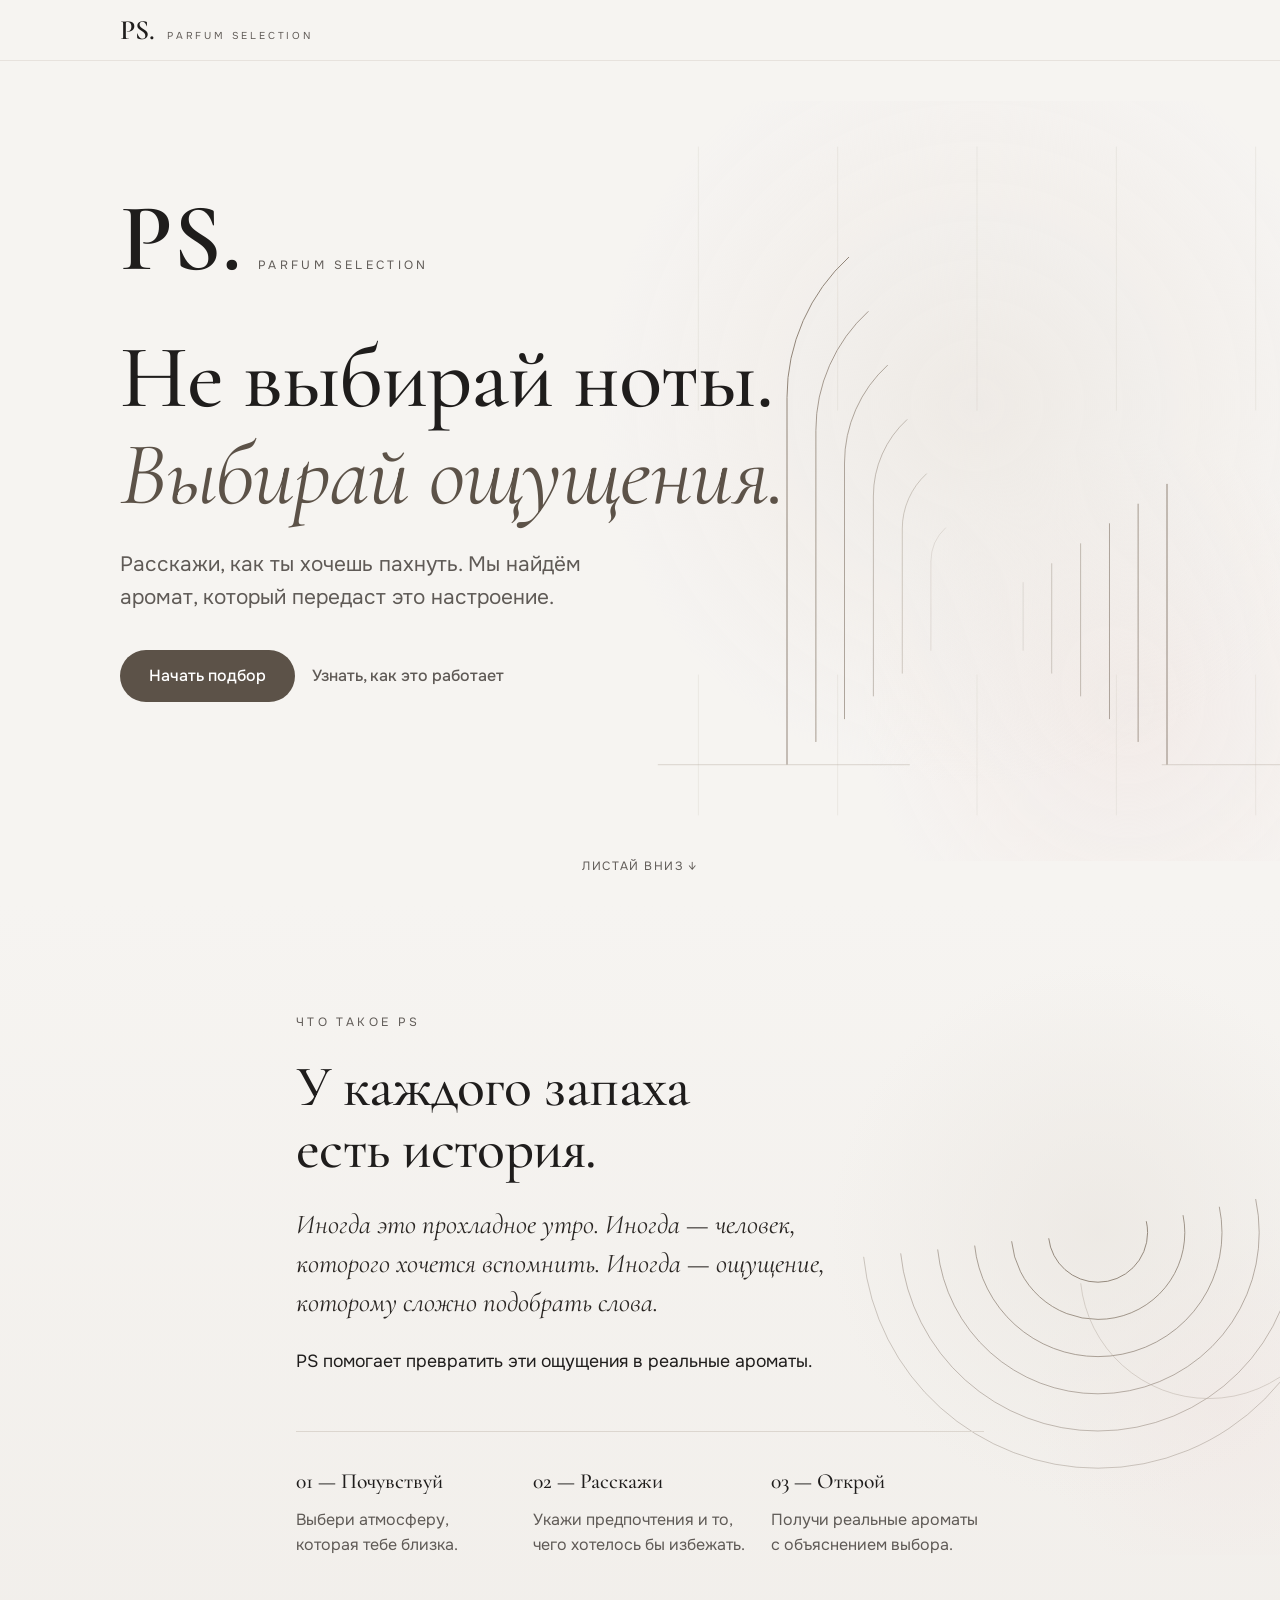
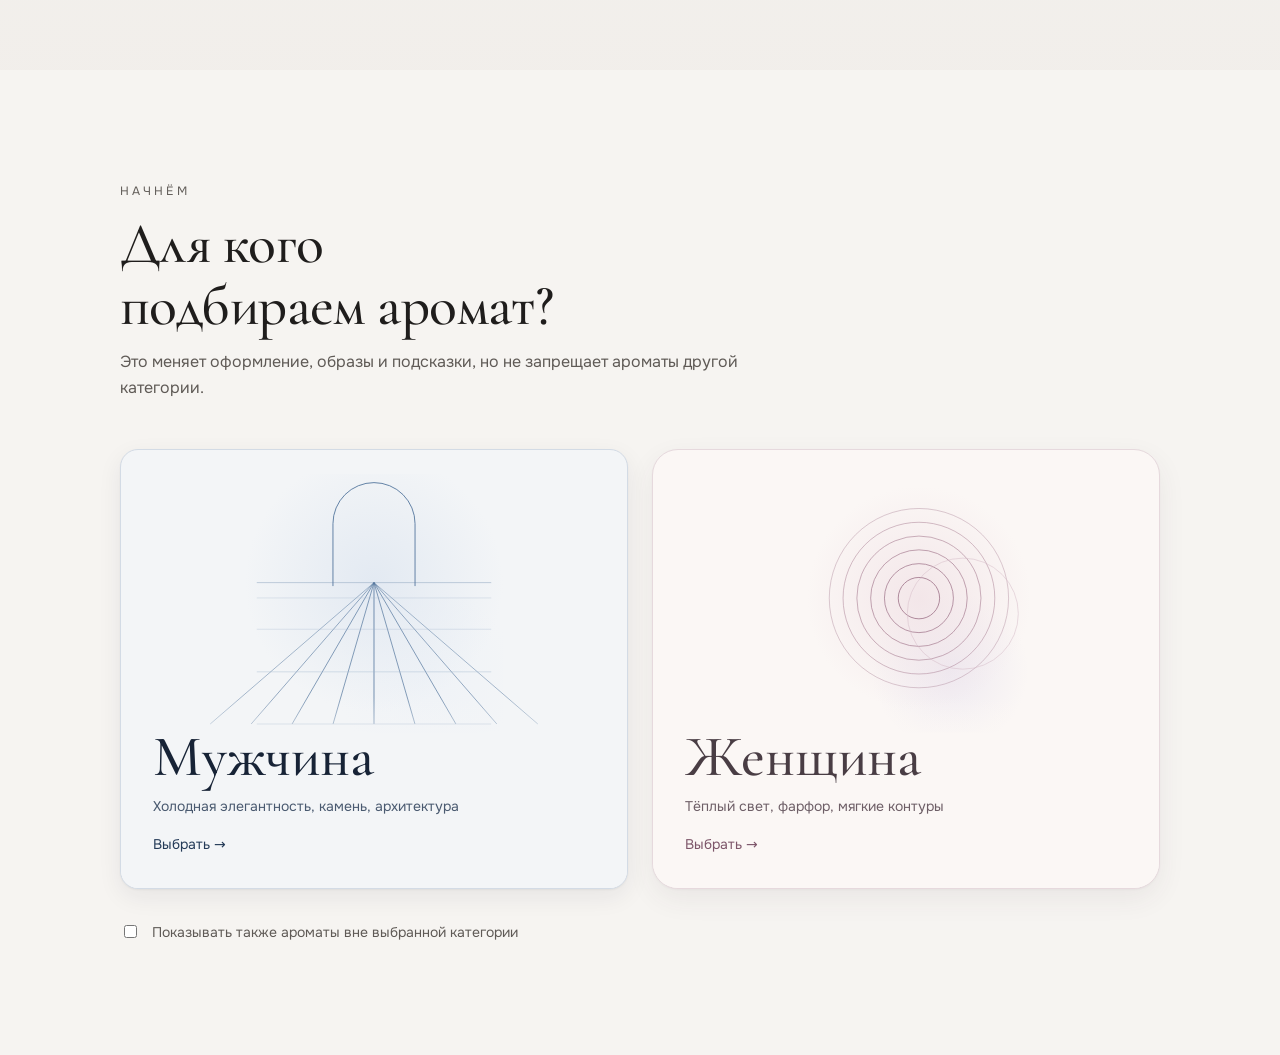
<file: ps-site/index.html>
<!doctype html>
<html lang="ru" data-theme="neutral">
  <head>
    <meta charset="UTF-8" />
    <meta name="viewport" content="width=device-width, initial-scale=1, viewport-fit=cover" />
    <title>PS — Parfum Selection</title>
    <meta name="description" content="Персональный подбор парфюмерии по ощущениям. Не выбирай ноты — выбирай ощущения." />
    <script>
      // Тема выбранного пола ставится до отрисовки, чтобы при загрузке цвета не «перетекали» из нейтральной.
      try {
        var saved = JSON.parse(localStorage.getItem('ps-state'));
        if (saved && saved.gender) document.documentElement.dataset.theme = saved.gender;
      } catch (e) {}
    </script>
    <link rel="preload" href="./assets/fonts/cormorant-garamond-cyrillic-500-normal.woff2" as="font" type="font/woff2" crossorigin />
    <link rel="preload" href="./assets/fonts/onest-cyrillic-400-normal.woff2" as="font" type="font/woff2" crossorigin />
    <link rel="stylesheet" href="./styles/fonts.css" />
    <link rel="stylesheet" href="./styles/tokens.css" />
    <link rel="stylesheet" href="./styles/base.css" />
    <link rel="stylesheet" href="./styles/components.css" />
    <link rel="stylesheet" href="./styles/app.css" />
    <link rel="stylesheet" href="./styles/animations.css" />
  </head>
  <body>
    <a class="skip-link" href="#app">Перейти к содержанию</a>
    <header class="site-header">
      <div class="container site-header__inner">
        <a class="logo" href="#/" data-home aria-label="PS — Parfum Selection, на главную">
          <span class="logo__mark">PS.</span>
          <span class="logo__caption">PARFUM SELECTION</span>
        </a>
        <div class="segmented" role="group" aria-label="Для кого подбираем" data-header-gender hidden>
          <button type="button" class="segmented__btn" data-gender="male">Мужчина</button>
          <button type="button" class="segmented__btn" data-gender="female">Женщина</button>
        </div>
      </div>
    </header>
    <main id="app" class="app" tabindex="-1">
      <div class="container screen"><p class="muted">Загружаем PS…</p></div>
    </main>
    <noscript><p class="container">Для подбора нужен включённый JavaScript.</p></noscript>
    <script type="module" src="./scripts/main.js"></script>
  </body>
</html>
</file>
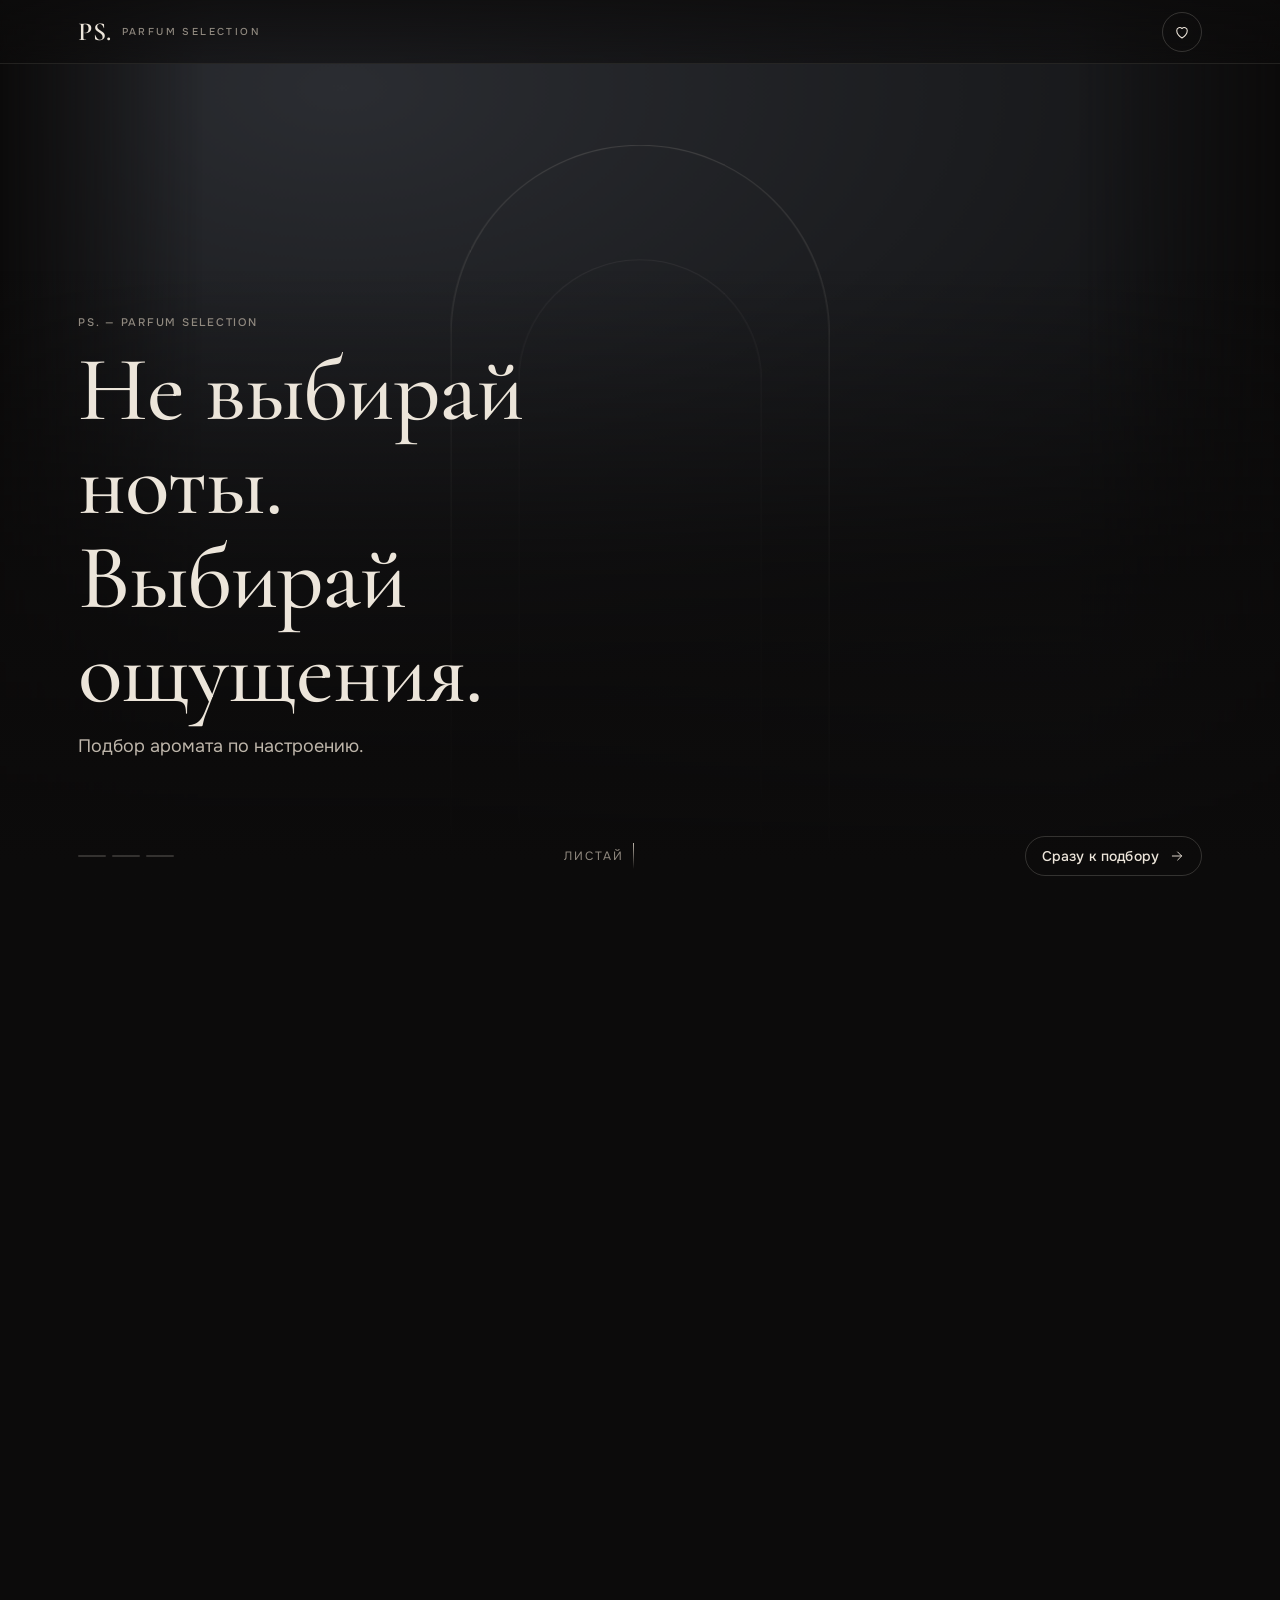
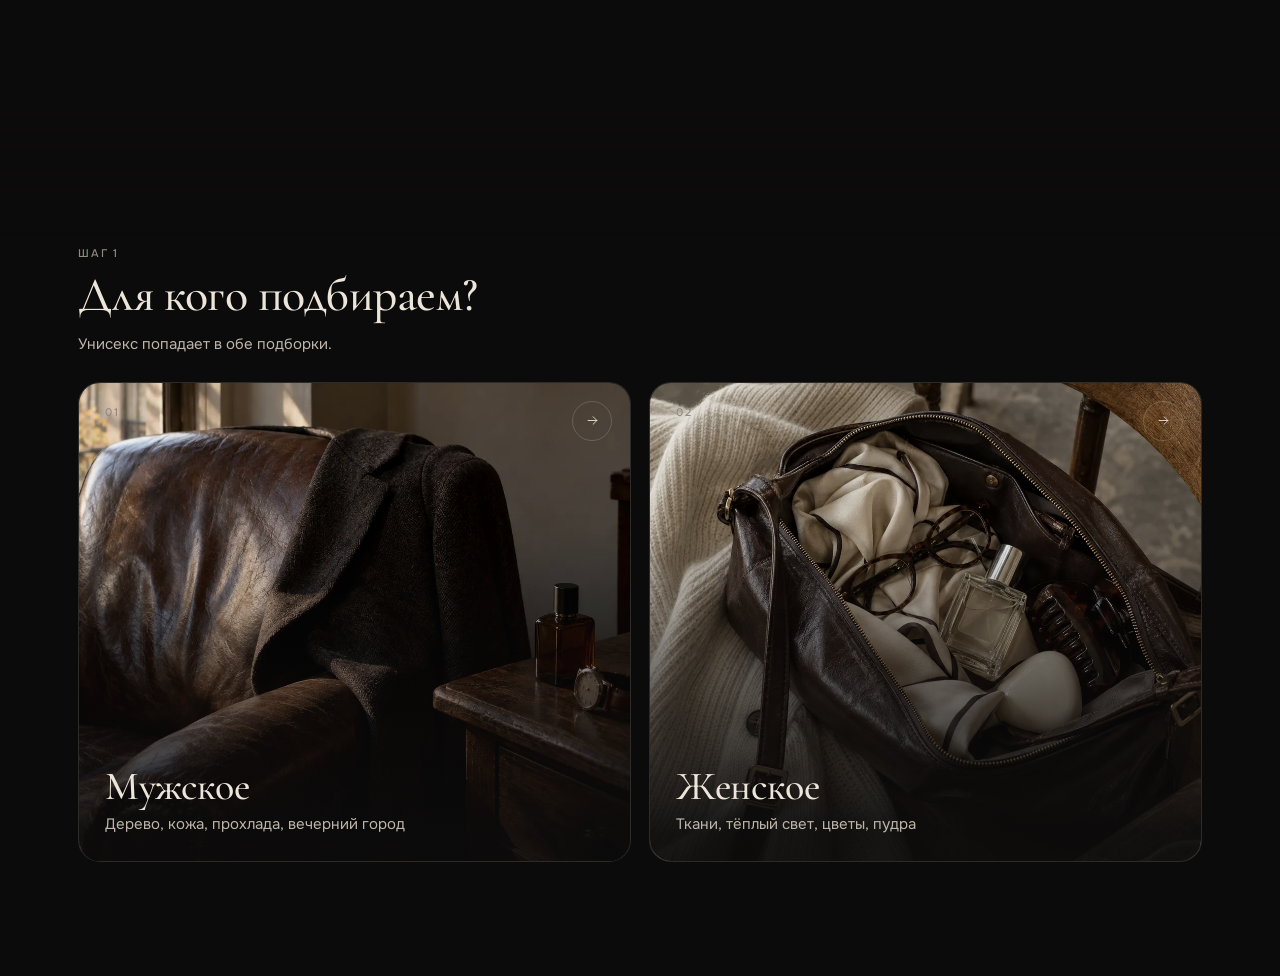
<file: ps-site/ps-2.0/index.html>
<!doctype html>
<html lang="ru" data-theme="neutral">
  <head>
    <meta charset="UTF-8" />
    <meta name="viewport" content="width=device-width, initial-scale=1, viewport-fit=cover" />
    <title>PS 2.0 — Parfum Selection</title>
    <meta name="description" content="Подбор парфюмерии по ощущениям. Не выбирай ноты — выбирай ощущения." />
    <meta name="theme-color" content="#0c0b0b" />
    <script type="importmap">
      { "imports": {
        "./scripts/core/dom.js": "./scripts/core/dom.js?v=2.9",
        "./scripts/core/format.js": "./scripts/core/format.js?v=2.9",
        "./scripts/core/glossary.js": "./scripts/core/glossary.js?v=2.9",
        "./scripts/core/request.js": "./scripts/core/request.js?v=2.9",
        "./scripts/core/run.js": "./scripts/core/run.js?v=2.9",
        "./scripts/core/selection.js": "./scripts/core/selection.js?v=2.9",
        "./scripts/core/store.js": "./scripts/core/store.js?v=2.9",
        "./scripts/screens/choose.js": "./scripts/screens/choose.js?v=2.9",
        "./scripts/screens/feel.js": "./scripts/screens/feel.js?v=2.9",
        "./scripts/screens/finish.js": "./scripts/screens/finish.js?v=2.9",
        "./scripts/screens/intro.js": "./scripts/screens/intro.js?v=2.9",
        "./scripts/screens/method.js": "./scripts/screens/method.js?v=2.9",
        "./scripts/screens/moods.js": "./scripts/screens/moods.js?v=2.9",
        "./scripts/screens/quiz.js": "./scripts/screens/quiz.js?v=2.9",
        "./scripts/screens/results.js": "./scripts/screens/results.js?v=2.9",
        "./scripts/screens/tier.js": "./scripts/screens/tier.js?v=2.9",
        "./scripts/ui/perfume.js": "./scripts/ui/perfume.js?v=2.9",
        "./scripts/ui/sheet.js": "./scripts/ui/sheet.js?v=2.9",
        "./scripts/ui/slot.js": "./scripts/ui/slot.js?v=2.9",
        "../scripts/engine/diversity.js": "../scripts/engine/diversity.js?v=2.9",
        "../scripts/engine/explain.js": "../scripts/engine/explain.js?v=2.9",
        "../scripts/engine/index.js": "../scripts/engine/index.js?v=2.9",
        "../scripts/engine/profile.js": "../scripts/engine/profile.js?v=2.9",
        "../scripts/engine/scoring.js": "../scripts/engine/scoring.js?v=2.9",
        "../scripts/engine/stop-factors.js": "../scripts/engine/stop-factors.js?v=2.9",
        "../scripts/engine/vector.js": "../scripts/engine/vector.js?v=2.9"
      } }
    </script>
    <link rel="preload" href="../assets/fonts/cormorant-garamond-cyrillic-500-normal.woff2" as="font" type="font/woff2" crossorigin />
    <link rel="preload" href="../assets/fonts/onest-cyrillic-400-normal.woff2" as="font" type="font/woff2" crossorigin />
    <link rel="stylesheet" href="../styles/fonts.css?v=2.9" />
    <link rel="stylesheet" href="./styles/tokens.css?v=2.9" />
    <link rel="stylesheet" href="./styles/base.css?v=2.9" />
    <link rel="stylesheet" href="./styles/screens.css?v=2.9" />
  </head>
  <body>
    <a class="skip-link" href="#app">Перейти к содержанию</a>
    <header class="hdr">
      <div class="wrap hdr__inner">
        <a class="logo" href="#/" data-home aria-label="PS — Parfum Selection, к началу">
          <span class="logo__mark">PS.</span>
          <span class="logo__cap">Parfum Selection</span>
        </a>
        <div class="hdr__right">
          <div class="hdr__desk" data-hdr-gender hidden>
            <div class="seg" role="group" aria-label="Режим">
              <button type="button" class="seg__btn" data-gender="male">Мужское</button>
              <button type="button" class="seg__btn" data-gender="female">Женское</button>
            </div>
          </div>
          <button type="button" class="icon-btn" data-open="saved" aria-label="Сохранённое">
            <svg viewBox="0 0 24 24" fill="none" stroke="currentColor" stroke-width="1.4" stroke-linecap="round" stroke-linejoin="round" aria-hidden="true"><path d="M12 20s-7-4.4-7-10a4 4 0 0 1 7-2.6A4 4 0 0 1 19 10c0 5.6-7 10-7 10z"/></svg>
            <span class="badge" data-saved-count hidden>0</span>
          </button>
          <button type="button" class="icon-btn hdr__mob" data-open="settings" aria-label="Настройки: мужской или женский режим">
            <svg viewBox="0 0 24 24" fill="none" stroke="currentColor" stroke-width="1.4" stroke-linecap="round" stroke-linejoin="round" aria-hidden="true"><path d="M4 7h10M18 7h2M4 17h2M10 17h10"/><circle cx="16" cy="7" r="2"/><circle cx="8" cy="17" r="2"/></svg>
          </button>
        </div>
      </div>
    </header>
    <!-- Задний план широких экранов: одно цельное фото за контентом, не перехватывает нажатия (вступление, выбор пола, способ). -->
    <div class="decor" aria-hidden="true">
      <div class="decor__img" data-decor="full"></div>
    </div>
    <main id="app" class="app" tabindex="-1">
      <div class="wrap screen"><p class="muted">Загружаем PS…</p></div>
    </main>
    <noscript><p class="wrap">Для подбора нужен включённый JavaScript.</p></noscript>
    <script type="module" src="./scripts/main.js?v=2.9"></script>
  </body>
</html>
</file>
<file: ps-site/styles/fonts.css>
/* Шрифты лежат в проекте (assets/fonts), внешние сервисы не используются.
   Cormorant Garamond и Onest — лицензия SIL OFL 1.1, файлы из пакетов @fontsource. */

/* Cormorant Garamond — заголовки */
@font-face {
  font-family: 'Cormorant Garamond';
  font-style: normal;
  font-weight: 500;
  font-display: swap;
  src: url('../assets/fonts/cormorant-garamond-cyrillic-500-normal.woff2') format('woff2');
  unicode-range: U+0301, U+0400-045F, U+0490-0491, U+04B0-04B1, U+2116;
}
@font-face {
  font-family: 'Cormorant Garamond';
  font-style: normal;
  font-weight: 500;
  font-display: swap;
  src: url('../assets/fonts/cormorant-garamond-latin-500-normal.woff2') format('woff2');
  unicode-range: U+0000-00FF, U+0131, U+0152-0153, U+02BB-02BC, U+02C6, U+02DA, U+02DC, U+0304, U+0308, U+0329, U+2000-206F, U+20AC, U+2122, U+2191, U+2193, U+2212, U+2215, U+FEFF, U+FFFD;
}
@font-face {
  font-family: 'Cormorant Garamond';
  font-style: normal;
  font-weight: 600;
  font-display: swap;
  src: url('../assets/fonts/cormorant-garamond-cyrillic-600-normal.woff2') format('woff2');
  unicode-range: U+0301, U+0400-045F, U+0490-0491, U+04B0-04B1, U+2116;
}
@font-face {
  font-family: 'Cormorant Garamond';
  font-style: normal;
  font-weight: 600;
  font-display: swap;
  src: url('../assets/fonts/cormorant-garamond-latin-600-normal.woff2') format('woff2');
  unicode-range: U+0000-00FF, U+0131, U+0152-0153, U+02BB-02BC, U+02C6, U+02DA, U+02DC, U+0304, U+0308, U+0329, U+2000-206F, U+20AC, U+2122, U+2191, U+2193, U+2212, U+2215, U+FEFF, U+FFFD;
}
@font-face {
  font-family: 'Cormorant Garamond';
  font-style: italic;
  font-weight: 400;
  font-display: swap;
  src: url('../assets/fonts/cormorant-garamond-cyrillic-400-italic.woff2') format('woff2');
  unicode-range: U+0301, U+0400-045F, U+0490-0491, U+04B0-04B1, U+2116;
}
@font-face {
  font-family: 'Cormorant Garamond';
  font-style: italic;
  font-weight: 400;
  font-display: swap;
  src: url('../assets/fonts/cormorant-garamond-latin-400-italic.woff2') format('woff2');
  unicode-range: U+0000-00FF, U+0131, U+0152-0153, U+02BB-02BC, U+02C6, U+02DA, U+02DC, U+0304, U+0308, U+0329, U+2000-206F, U+20AC, U+2122, U+2191, U+2193, U+2212, U+2215, U+FEFF, U+FFFD;
}

/* Onest — основной текст и интерфейс */
@font-face {
  font-family: 'Onest';
  font-style: normal;
  font-weight: 400;
  font-display: swap;
  src: url('../assets/fonts/onest-cyrillic-400-normal.woff2') format('woff2');
  unicode-range: U+0301, U+0400-045F, U+0490-0491, U+04B0-04B1, U+2116;
}
@font-face {
  font-family: 'Onest';
  font-style: normal;
  font-weight: 400;
  font-display: swap;
  src: url('../assets/fonts/onest-latin-400-normal.woff2') format('woff2');
  unicode-range: U+0000-00FF, U+0131, U+0152-0153, U+02BB-02BC, U+02C6, U+02DA, U+02DC, U+0304, U+0308, U+0329, U+2000-206F, U+20AC, U+2122, U+2191, U+2193, U+2212, U+2215, U+FEFF, U+FFFD;
}
@font-face {
  font-family: 'Onest';
  font-style: normal;
  font-weight: 500;
  font-display: swap;
  src: url('../assets/fonts/onest-cyrillic-500-normal.woff2') format('woff2');
  unicode-range: U+0301, U+0400-045F, U+0490-0491, U+04B0-04B1, U+2116;
}
@font-face {
  font-family: 'Onest';
  font-style: normal;
  font-weight: 500;
  font-display: swap;
  src: url('../assets/fonts/onest-latin-500-normal.woff2') format('woff2');
  unicode-range: U+0000-00FF, U+0131, U+0152-0153, U+02BB-02BC, U+02C6, U+02DA, U+02DC, U+0304, U+0308, U+0329, U+2000-206F, U+20AC, U+2122, U+2191, U+2193, U+2212, U+2215, U+FEFF, U+FFFD;
}
@font-face {
  font-family: 'Onest';
  font-style: normal;
  font-weight: 600;
  font-display: swap;
  src: url('../assets/fonts/onest-cyrillic-600-normal.woff2') format('woff2');
  unicode-range: U+0301, U+0400-045F, U+0490-0491, U+04B0-04B1, U+2116;
}
@font-face {
  font-family: 'Onest';
  font-style: normal;
  font-weight: 600;
  font-display: swap;
  src: url('../assets/fonts/onest-latin-600-normal.woff2') format('woff2');
  unicode-range: U+0000-00FF, U+0131, U+0152-0153, U+02BB-02BC, U+02C6, U+02DA, U+02DC, U+0304, U+0308, U+0329, U+2000-206F, U+20AC, U+2122, U+2191, U+2193, U+2212, U+2215, U+FEFF, U+FFFD;
}
</file>
<file: ps-site/styles/tokens.css>
/* Дизайн-токены PS: цвета, шрифты, отступы, скругления, тени, движение.
   Тема задаётся атрибутом data-theme на <html>: neutral (до выбора пола), male, female.
   Палитры мужской и женской темы — из ТЗ (раздел 5). Оттенки *-strong добавлены для контраста текста на кнопках (≥ 4.5:1). */

/* Цвета темы объявлены как типизированные свойства — так браузер умеет плавно переходить
   между мужской и женской темой (400–600 мс), а не переключать цвет мгновенно. */
@property --c-bg { syntax: '<color>'; inherits: true; initial-value: #f6f4f1; }
@property --c-surface { syntax: '<color>'; inherits: true; initial-value: #fffdfb; }
@property --c-surface-2 { syntax: '<color>'; inherits: true; initial-value: #ece8e3; }
@property --c-text { syntax: '<color>'; inherits: true; initial-value: #1f1d1c; }
@property --c-text-muted { syntax: '<color>'; inherits: true; initial-value: #5f5a56; }
@property --c-line { syntax: '<color>'; inherits: true; initial-value: #dcd6cf; }
@property --c-accent { syntax: '<color>'; inherits: true; initial-value: #8c7f72; }
@property --c-accent-strong { syntax: '<color>'; inherits: true; initial-value: #5c5248; }
@property --c-deep { syntax: '<color>'; inherits: true; initial-value: #2b2724; }
@property --art-line { syntax: '<color>'; inherits: true; initial-value: #8c7f72; }
@property --art-line-soft { syntax: '<color>'; inherits: true; initial-value: #b9afa5; }
@property --art-glow { syntax: '<color>'; inherits: true; initial-value: #ece8e3; }
@property --art-glow-2 { syntax: '<color>'; inherits: true; initial-value: #f6f4f1; }

:root {
  /* Шрифты */
  --font-display: 'Cormorant Garamond', 'Times New Roman', Georgia, serif;
  --font-text: 'Onest', system-ui, -apple-system, 'Segoe UI', Roboto, sans-serif;

  /* Типографическая шкала (мобильная → настольная) */
  --fs-hero: clamp(2.6rem, 8.2vw, 5.6rem);
  --fs-h1: clamp(2.1rem, 5.6vw, 3.6rem);
  --fs-h2: clamp(1.6rem, 3.6vw, 2.4rem);
  --fs-h3: clamp(1.25rem, 2.4vw, 1.6rem);
  --fs-body: 1rem;
  --fs-small: 0.875rem;
  --fs-caption: 0.75rem;
  --lh-tight: 1.08;
  --lh-text: 1.6;
  --tracking-caps: 0.28em;

  /* Отступы */
  --space-1: 4px;
  --space-2: 8px;
  --space-3: 12px;
  --space-4: 16px;
  --space-5: 24px;
  --space-6: 32px;
  --space-7: 48px;
  --space-8: 72px;
  --space-9: 112px;
  --gutter: 16px;
  --content-max: 1120px;
  --text-max: 34rem;

  /* Движение (Design Direction 2.0): hover 150–220, небольшие 220–350, режимы 350–600, карточки 250–400 мс */
  --dur-fast: 180ms;
  --dur-base: 260ms;
  --dur-slow: 350ms;
  --dur-card: 320ms;
  --dur-theme: 520ms;
  --ease: cubic-bezier(0.22, 0.61, 0.36, 1);
  --ease-out: cubic-bezier(0.16, 1, 0.3, 1);
}

@media (min-width: 768px) {
  :root { --gutter: 40px; }
}

/* Нейтральная тема — до выбора пола: тёплый светлый, без явного «мужского» или «женского» характера */
:root,
[data-theme='neutral'] {
  --c-bg: #f6f4f1;
  --c-surface: #fffdfb;
  --c-surface-2: #ece8e3;
  --c-text: #1f1d1c;
  --c-text-muted: #5f5a56;
  --c-line: #dcd6cf;
  --c-accent: #8c7f72;
  --c-accent-strong: #5c5248;
  --c-on-accent: #ffffff;
  --c-deep: #2b2724;
  --c-focus: #2b2724;
  --radius-card: 16px;
  --radius-control: 999px;
  --shadow-card: 0 1px 2px rgb(31 29 28 / 0.04), 0 8px 24px rgb(31 29 28 / 0.06);
  --shadow-lift: 0 2px 4px rgb(31 29 28 / 0.06), 0 16px 40px rgb(31 29 28 / 0.1);
  --decor-a: rgb(140 127 114 / 0.14);
  --decor-b: rgb(236 232 227 / 0.9);
  --art-line: #8c7f72;
  --art-line-soft: #b9afa5;
  --art-glow: #ece8e3;
  --art-glow-2: #f1e9e6;
}

/* Мужская тема: холодная архитектурная элегантность — стекло, камень, сдержанность */
[data-theme='male'] {
  --c-bg: #f3f5f7;
  --c-surface: #ffffff;
  --c-surface-2: #e7edf4;
  --c-text: #172336;
  --c-text-muted: #4a5a70;
  --c-line: #d3dbe5;
  --c-accent: #54769d;
  --c-accent-strong: #243b58;
  --c-on-accent: #ffffff;
  --c-deep: #172336;
  --c-focus: #243b58;
  --radius-card: 12px;
  --shadow-card: 0 1px 2px rgb(23 35 54 / 0.05), 0 8px 24px rgb(23 35 54 / 0.07);
  --shadow-lift: 0 2px 4px rgb(23 35 54 / 0.07), 0 16px 40px rgb(23 35 54 / 0.12);
  --decor-a: rgb(84 118 157 / 0.14);
  --decor-b: rgb(231 237 244 / 0.95);
  --art-line: #54769d;
  --art-line-soft: #9db1c8;
  --art-glow: #dfe7f1;
  --art-glow-2: #eef2f7;
}

/* Женская тема: мягкость, свет, шёлк, фарфор — без «детского розового» */
[data-theme='female'] {
  --c-bg: #fbf7f5;
  --c-surface: #fffdfc;
  --c-surface-2: #eddde1;
  --c-text: #493d44;
  --c-text-muted: #6e5f67;
  --c-line: #e6d9dd;
  --c-accent: #a87f93;
  --c-accent-strong: #7d566a;
  --c-on-accent: #ffffff;
  --c-deep: #3b3037;
  --c-focus: #7d566a;
  --radius-card: 20px;
  --shadow-card: 0 1px 2px rgb(73 61 68 / 0.04), 0 10px 28px rgb(73 61 68 / 0.07);
  --shadow-lift: 0 2px 4px rgb(73 61 68 / 0.06), 0 18px 44px rgb(73 61 68 / 0.11);
  --decor-a: rgb(168 127 147 / 0.16);
  --decor-b: rgb(235 230 240 / 0.95);
  --art-line: #a87f93;
  --art-line-soft: #d2b8c4;
  --art-glow: #f1e2e6;
  --art-glow-2: #ebe6f0;
}
</file>
<file: ps-site/styles/base.css>
/* Базовые стили PS: сброс, типографика, фон, фокус. */

*,
*::before,
*::after {
  box-sizing: border-box;
}

html {
  -webkit-text-size-adjust: 100%;
  background: var(--c-bg);
  color: var(--c-text);
  /* Плавная смена темы: анимируются сами цветовые токены (объявлены через @property в tokens.css). */
  transition:
    --c-bg var(--dur-theme) var(--ease), --c-surface var(--dur-theme) var(--ease),
    --c-surface-2 var(--dur-theme) var(--ease), --c-text var(--dur-theme) var(--ease),
    --c-text-muted var(--dur-theme) var(--ease), --c-line var(--dur-theme) var(--ease),
    --c-accent var(--dur-theme) var(--ease), --c-accent-strong var(--dur-theme) var(--ease),
    --c-deep var(--dur-theme) var(--ease), --art-line var(--dur-theme) var(--ease),
    --art-line-soft var(--dur-theme) var(--ease), --art-glow var(--dur-theme) var(--ease),
    --art-glow-2 var(--dur-theme) var(--ease);
}

body {
  margin: 0;
  min-height: 100vh;
  font-family: var(--font-text);
  font-size: var(--fs-body);
  line-height: var(--lh-text);
  background: var(--c-bg);
  color: var(--c-text);
  -webkit-font-smoothing: antialiased;
  overflow-x: hidden;
}

h1, h2, h3 {
  margin: 0;
  font-family: var(--font-display);
  font-weight: 500;
  line-height: var(--lh-tight);
  letter-spacing: -0.01em;
  text-wrap: balance;
}

p { margin: 0; }

a { color: inherit; }

button, input, textarea, select { font: inherit; color: inherit; }

img, svg { display: block; max-width: 100%; }

/* Видимый фокус для клавиатуры (ТЗ: правильный фокус) */
:focus-visible {
  outline: 2px solid var(--c-focus);
  outline-offset: 3px;
  border-radius: 4px;
}

[hidden] { display: none !important; }

.visually-hidden {
  position: absolute !important;
  width: 1px; height: 1px;
  padding: 0; margin: -1px;
  overflow: hidden; clip: rect(0 0 0 0);
  white-space: nowrap; border: 0;
}

.container {
  width: 100%;
  max-width: var(--content-max);
  margin-inline: auto;
  padding-inline: var(--gutter);
}

.eyebrow {
  font-size: var(--fs-caption);
  letter-spacing: var(--tracking-caps);
  text-transform: uppercase;
  color: var(--c-text-muted);
}

.muted { color: var(--c-text-muted); }
</file>
<file: ps-site/styles/components.css>
/* Компоненты интерфейса PS. Все цвета — через токены темы (styles/tokens.css). */

/* ---------- Шапка ---------- */
.site-header {
  position: sticky;
  top: 0;
  z-index: 10;
  background: color-mix(in srgb, var(--c-bg) 88%, transparent);
  backdrop-filter: blur(10px);
  -webkit-backdrop-filter: blur(10px);
  border-bottom: 1px solid color-mix(in srgb, var(--c-line) 60%, transparent);
  transition: background-color var(--dur-slow) var(--ease);
}
.site-header__inner {
  display: flex;
  align-items: center;
  justify-content: space-between;
  gap: var(--space-4);
  min-height: 60px;
}
.logo {
  display: inline-flex;
  align-items: baseline;
  gap: var(--space-3);
  text-decoration: none;
  color: var(--c-text);
}
.logo__mark {
  font-family: var(--font-display);
  font-weight: 600;
  font-size: 1.75rem;
  line-height: 1;
}
.logo__caption {
  font-size: 0.625rem;
  letter-spacing: var(--tracking-caps);
  color: var(--c-text-muted);
}
@media (max-width: 420px) {
  .logo__caption { display: none; }
}

/* Переключатель пола в шапке */
.segmented {
  display: inline-flex;
  padding: 3px;
  border: 1px solid var(--c-line);
  border-radius: var(--radius-control);
  background: var(--c-surface);
}
.segmented__btn {
  border: 0;
  background: transparent;
  padding: 6px 14px;
  min-height: 36px;
  border-radius: var(--radius-control);
  font-size: var(--fs-small);
  color: var(--c-text-muted);
  cursor: pointer;
  transition: background-color var(--dur-base) var(--ease), color var(--dur-base) var(--ease);
}
.segmented__btn[aria-pressed='true'] {
  background: var(--c-accent-strong);
  color: var(--c-on-accent);
}

/* ---------- Кнопки ---------- */
.btn {
  display: inline-flex;
  align-items: center;
  justify-content: center;
  gap: var(--space-2);
  min-height: 52px;
  padding: 0 28px;
  border-radius: var(--radius-control);
  border: 1px solid transparent;
  font-weight: 500;
  font-size: 1rem;
  text-decoration: none;
  cursor: pointer;
  transition: background-color var(--dur-base) var(--ease), color var(--dur-base) var(--ease),
    border-color var(--dur-base) var(--ease), transform var(--dur-fast) var(--ease), box-shadow var(--dur-base) var(--ease);
}
.btn:active { transform: translateY(1px); }
.btn--primary {
  background: var(--c-accent-strong);
  color: var(--c-on-accent);
}
.btn--primary:hover { box-shadow: var(--shadow-card); }
.btn--ghost {
  background: transparent;
  border-color: var(--c-line);
  color: var(--c-text);
}
.btn--ghost:hover { border-color: var(--c-accent); }
.btn--text {
  min-height: 44px;
  padding: 0 4px;
  background: none;
  color: var(--c-text-muted);
}
.btn--text:hover { color: var(--c-text); }
.btn[disabled] { opacity: 0.45; cursor: not-allowed; }

/* ---------- Экран и секции ---------- */
.screen {
  position: relative;
  min-height: calc(100vh - 60px);
  padding-block: var(--space-7) var(--space-8);
  overflow: hidden;
}
@media (min-width: 768px) {
  .screen { padding-block: var(--space-8); }
}
.screen__inner { position: relative; z-index: 1; }

/* Декоративный фон: у мужской темы — тонкие архитектурные линии, у женской — мягкие «шёлковые» пятна */
.decor {
  position: absolute;
  inset: 0;
  pointer-events: none;
  z-index: 0;
  transition: opacity var(--dur-slow) var(--ease);
}
[data-theme='male'] .decor {
  background:
    linear-gradient(90deg, transparent calc(100% - 1px), var(--decor-a) 0) 0 0 / 120px 100%,
    radial-gradient(60% 50% at 85% 10%, var(--decor-b), transparent 70%);
  mask-image: linear-gradient(180deg, rgb(0 0 0 / 0.9), transparent 75%);
}
[data-theme='female'] .decor {
  background:
    radial-gradient(40% 35% at 88% 12%, var(--decor-a), transparent 70%),
    radial-gradient(45% 40% at 8% 85%, var(--decor-b), transparent 70%);
}
[data-theme='neutral'] .decor,
:root:not([data-theme]) .decor {
  background: radial-gradient(50% 45% at 80% 15%, var(--decor-a), transparent 70%);
}

/* ---------- Главный экран ---------- */
.hero {
  display: grid;
  gap: var(--space-6);
  max-width: 46rem;
}
.hero__title {
  font-size: var(--fs-hero);
  font-weight: 500;
}
.hero__title em {
  font-style: italic;
  font-weight: 400;
  color: var(--c-accent-strong);
}
.hero__lead {
  font-size: clamp(1.05rem, 2vw, 1.25rem);
  color: var(--c-text-muted);
  max-width: var(--text-max);
}
.hero__actions { display: flex; flex-wrap: wrap; gap: var(--space-3); align-items: center; }
.principles {
  display: grid;
  gap: var(--space-5);
  margin-top: var(--space-8);
  padding-top: var(--space-6);
  border-top: 1px solid var(--c-line);
}
@media (min-width: 768px) {
  .principles { grid-template-columns: repeat(3, 1fr); }
}
.principle__num {
  font-family: var(--font-display);
  font-size: 1.5rem;
  color: var(--c-accent);
}
.principle__text { color: var(--c-text-muted); font-size: var(--fs-small); max-width: 18rem; }
.principle__title { font-weight: 500; margin-bottom: var(--space-1); }

/* ---------- Заголовок шага ---------- */
.step-head { display: grid; gap: var(--space-3); margin-bottom: var(--space-7); max-width: 40rem; }
.step-head__title { font-size: var(--fs-h1); }
.step-head__hint { color: var(--c-text-muted); }

/* ---------- Карточки выбора (пол, ответы анкеты) ---------- */
.choice-grid {
  display: grid;
  gap: var(--space-4);
}
@media (min-width: 768px) {
  .choice-grid--2 { grid-template-columns: repeat(2, 1fr); gap: var(--space-5); }
  .choice-grid--4 { grid-template-columns: repeat(2, 1fr); }
}
.choice {
  position: relative;
  display: grid;
  gap: var(--space-2);
  width: 100%;
  text-align: left;
  padding: var(--space-5);
  background: var(--c-surface);
  border: 1px solid var(--c-line);
  border-radius: var(--radius-card);
  box-shadow: none;
  cursor: pointer;
  transition: border-color var(--dur-base) var(--ease), box-shadow var(--dur-base) var(--ease),
    transform var(--dur-base) var(--ease), background-color var(--dur-base) var(--ease);
}
.choice:hover { border-color: var(--c-accent); box-shadow: var(--shadow-card); transform: translateY(-2px); }
.choice[aria-pressed='true'],
.choice[aria-checked='true'] {
  border-color: var(--c-accent-strong);
  box-shadow: 0 0 0 1px var(--c-accent-strong), var(--shadow-card);
}
.choice__title { font-family: var(--font-display); font-size: var(--fs-h3); font-weight: 600; }
.choice__text { color: var(--c-text-muted); font-size: var(--fs-small); }
.choice__check {
  position: absolute;
  top: var(--space-4);
  right: var(--space-4);
  width: 22px; height: 22px;
  border-radius: 50%;
  border: 1px solid var(--c-line);
  transition: background-color var(--dur-base) var(--ease), border-color var(--dur-base) var(--ease);
}
.choice[aria-checked='true'] .choice__check,
.choice[aria-pressed='true'] .choice__check {
  background: var(--c-accent-strong) url("data:image/svg+xml,%3Csvg xmlns='http://www.w3.org/2000/svg' viewBox='0 0 16 16'%3E%3Cpath d='M4 8.5l2.5 2.5L12 5.5' fill='none' stroke='white' stroke-width='1.6'/%3E%3C/svg%3E") center / 14px no-repeat;
  border-color: var(--c-accent-strong);
}

/* Большие карточки выбора пола */
.choice--gender {
  min-height: 168px;
  align-content: end;
  padding: var(--space-6);
  overflow: hidden;
}
@media (min-width: 768px) { .choice--gender { min-height: 320px; } }
.choice--gender .choice__title { font-size: var(--fs-h1); font-weight: 500; }
.choice--gender::before {
  content: '';
  position: absolute;
  inset: 0;
  opacity: 0.9;
  transition: opacity var(--dur-slow) var(--ease), transform var(--dur-slow) var(--ease);
}
.choice--gender:hover::before { transform: scale(1.03); }
.choice--male::before {
  background:
    linear-gradient(90deg, transparent calc(100% - 1px), rgb(84 118 157 / 0.18) 0) 0 0 / 56px 100%,
    linear-gradient(160deg, #e7edf4 0%, #f3f5f7 55%, #ffffff 100%);
}
.choice--female::before {
  background:
    radial-gradient(55% 60% at 80% 20%, rgb(237 221 225 / 0.95), transparent 70%),
    radial-gradient(50% 55% at 15% 85%, rgb(235 230 240 / 0.95), transparent 70%),
    #fffdfc;
}
.choice--gender > * { position: relative; }

.toggle-row {
  display: flex;
  align-items: center;
  gap: var(--space-3);
  margin-top: var(--space-6);
  color: var(--c-text-muted);
  font-size: var(--fs-small);
}

/* ---------- Анкета ---------- */
.progress {
  display: grid;
  gap: var(--space-2);
  margin-bottom: var(--space-6);
}
.progress__label { font-size: var(--fs-small); color: var(--c-text-muted); }
.progress__track {
  height: 3px;
  background: var(--c-line);
  border-radius: 999px;
  overflow: hidden;
}
.progress__bar {
  height: 100%;
  background: var(--c-accent-strong);
  border-radius: 999px;
  transition: width var(--dur-slow) var(--ease);
}
.question-nav {
  display: flex;
  justify-content: space-between;
  align-items: center;
  gap: var(--space-3);
  margin-top: var(--space-7);
}

/* ---------- Карточка аромата ---------- */
.perfume-card {
  display: grid;
  gap: var(--space-5);
  padding: var(--space-6) var(--space-5);
  background: var(--c-surface);
  border: 1px solid var(--c-line);
  border-radius: var(--radius-card);
  box-shadow: var(--shadow-card);
  max-width: 46rem;
}
@media (min-width: 768px) { .perfume-card { padding: var(--space-7); } }
.perfume-card__top { display: flex; flex-wrap: wrap; gap: var(--space-2); align-items: center; }
.badge {
  display: inline-flex;
  align-items: center;
  min-height: 28px;
  padding: 2px 12px;
  border-radius: 999px;
  font-size: var(--fs-caption);
  letter-spacing: 0.04em;
  background: var(--c-surface-2);
  color: var(--c-deep);
}
.badge--match { background: var(--c-accent-strong); color: var(--c-on-accent); }
.badge--discovery { background: transparent; border: 1px solid var(--c-accent); color: var(--c-accent-strong); }
.perfume-card__brand { font-size: var(--fs-caption); letter-spacing: var(--tracking-caps); text-transform: uppercase; color: var(--c-text-muted); }
.perfume-card__name { font-size: var(--fs-h1); overflow-wrap: anywhere; }
.perfume-card__meta { font-size: var(--fs-small); color: var(--c-text-muted); }
.chips { display: flex; flex-wrap: wrap; gap: var(--space-2); }
.chip {
  padding: 4px 12px;
  border: 1px solid var(--c-line);
  border-radius: 999px;
  font-size: var(--fs-small);
  color: var(--c-text);
}
.perfume-card__section { display: grid; gap: var(--space-2); }
.perfume-card__label {
  font-size: var(--fs-caption);
  letter-spacing: var(--tracking-caps);
  text-transform: uppercase;
  color: var(--c-text-muted);
}
.perfume-card__atmosphere {
  font-family: var(--font-display);
  font-style: italic;
  font-size: clamp(1.2rem, 2.4vw, 1.45rem);
  line-height: 1.45;
  color: var(--c-deep);
}
.perfume-card__list { margin: 0; padding-left: 1.1em; display: grid; gap: var(--space-1); }
.warning {
  display: flex;
  gap: var(--space-3);
  padding: var(--space-3) var(--space-4);
  border-radius: calc(var(--radius-card) - 6px);
  background: var(--c-surface-2);
  font-size: var(--fs-small);
}
.offer-row {
  display: flex;
  justify-content: space-between;
  gap: var(--space-3);
  padding: var(--space-3) 0;
  border-top: 1px solid var(--c-line);
  font-size: var(--fs-small);
}
.perfume-card__actions { display: flex; flex-wrap: wrap; gap: var(--space-3); }
</file>
<file: ps-site/styles/app.css>
/* PS — Design Direction 2.0: архитектурный минимализм, типографика, линии и движение. Без фотографий. */

/* ---------- Смена экранов ---------- */
.app { outline: none; transition: opacity var(--dur-base) var(--ease), transform var(--dur-base) var(--ease); }
.app.is-leaving { opacity: 0; transform: translateY(-8px); }
.app.is-entering { opacity: 0; transform: translateY(12px); transition: none; }

.skip-link {
  position: absolute; left: 8px; top: -60px; z-index: 50;
  padding: 8px 14px; background: var(--c-accent-strong); color: var(--c-on-accent); border-radius: 8px;
}
.skip-link:focus { top: 8px; }

.back-link { margin: var(--space-2) 0 var(--space-4) calc(-1 * var(--space-1)); }

/* ---------- Архитектурные композиции ---------- */
.art { width: 100%; height: 100%; overflow: visible; }
.art-line {
  stroke-dasharray: 1;
  stroke-dashoffset: 0;
  animation: art-draw 1100ms var(--ease-out) both;
}
.art-glow { opacity: 0.9; }
@keyframes art-draw { from { stroke-dashoffset: 1; } to { stroke-dashoffset: 0; } }
/* В секциях с появлением при прокрутке линии рисуются, только когда секция видна */
[data-reveal] .art-line { animation-play-state: paused; }
[data-reveal].is-visible .art-line { animation-play-state: running; }

/* ---------- Появление при прокрутке ---------- */
[data-reveal] {
  opacity: 0;
  transform: translateY(16px);
  transition: opacity 600ms var(--ease-out), transform 600ms var(--ease-out);
  transition-delay: calc(var(--i, 0) * 70ms);
}
[data-reveal].is-visible { opacity: 1; transform: none; }

/* ---------- 1. Первый экран ---------- */
.hero-screen {
  position: relative;
  min-height: calc(100svh - 60px);
  display: grid;
  align-items: center;
  overflow: hidden;
  padding-block: var(--space-7) var(--space-9);
}
.hero-screen__inner { position: relative; z-index: 1; display: grid; gap: var(--space-5); }
.hero-screen__art {
  position: absolute;
  right: -6%;
  top: 50%;
  width: min(62vw, 760px);
  aspect-ratio: 1;
  transform: translateY(-50%);
  opacity: 0.95;
}
.hero-screen__brand { display: flex; align-items: baseline; gap: var(--space-4); }
.hero-screen__mark { font-family: var(--font-display); font-weight: 600; font-size: clamp(3.2rem, 9vw, 6rem); line-height: 0.9; }
.hero-screen__caption { font-size: var(--fs-caption); letter-spacing: var(--tracking-caps); color: var(--c-text-muted); }
.hero-screen__title { font-size: var(--fs-hero); max-width: 17ch; margin-top: var(--space-5); text-wrap: initial; }
.hero-screen__title em { font-style: italic; font-weight: 400; color: var(--c-accent-strong); }
.hero-screen__lead { font-size: clamp(1.05rem, 2vw, 1.3rem); color: var(--c-text-muted); max-width: 30rem; }
.hero-screen__actions { display: flex; flex-wrap: wrap; gap: var(--space-3); align-items: center; margin-top: var(--space-3); }
.scroll-hint {
  position: absolute; left: 50%; bottom: var(--space-5); z-index: 1;
  transform: translateX(-50%);
  border: 0; background: none; cursor: pointer;
  font-size: var(--fs-caption); letter-spacing: 0.12em; text-transform: uppercase; color: var(--c-text-muted);
  animation: hint-bob 2.4s var(--ease) 1.2s 3 both;
}
@keyframes hint-bob { 0%, 100% { transform: translate(-50%, 0); } 50% { transform: translate(-50%, 6px); } }
@media (max-width: 767px) {
  .hero-screen__art { right: -30%; top: 26%; width: 120vw; opacity: 0.5; }
  .hero-screen { align-items: end; padding-bottom: var(--space-9); }
}

/* ---------- 2. Что такое PS ---------- */
.story {
  position: relative;
  padding-block: var(--space-9);
  overflow: hidden;
  background: linear-gradient(180deg, var(--c-bg), color-mix(in srgb, var(--c-surface-2) 45%, var(--c-bg)));
}
.story__inner { position: relative; z-index: 1; display: grid; gap: var(--space-5); max-width: 48rem; }
.story__art {
  position: absolute; right: -10%; top: 6%; width: min(55vw, 620px); aspect-ratio: 1; opacity: 0.7;
}
.story__art.is-visible { transform: translateY(-12px); transition-duration: 1400ms; }
.story__title { font-size: var(--fs-h1); }
.story__text { font-family: var(--font-display); font-style: italic; font-size: clamp(1.25rem, 2.6vw, 1.7rem); line-height: 1.45; color: var(--c-deep); max-width: 36rem; }
.story__accent { font-size: 1.1rem; color: var(--c-text); }
.steps { list-style: none; padding: 0; margin: var(--space-6) 0 0; display: grid; gap: var(--space-5); border-top: 1px solid var(--c-line); padding-top: var(--space-6); }
@media (min-width: 768px) { .steps { grid-template-columns: repeat(3, 1fr); } }
.steps__item { display: grid; gap: var(--space-2); color: var(--c-text-muted); }
.steps__item:nth-child(2) { --i: 1; }
.steps__item:nth-child(3) { --i: 2; }
.steps__num { font-family: var(--font-display); font-size: 1.35rem; color: var(--c-text); }

/* ---------- 3. Выбор пола ---------- */
.gender-screen { padding-block: var(--space-9); }
.gender-grid { display: grid; gap: var(--space-4); }
@media (min-width: 768px) { .gender-grid { grid-template-columns: 1fr 1fr; gap: var(--space-5); } }
.gender-card {
  position: relative;
  display: grid;
  grid-template-rows: 1fr auto;
  min-height: 300px;
  padding: 0;
  text-align: left;
  border: 1px solid var(--c-line);
  border-radius: calc(var(--radius-card) + 6px);
  background: var(--c-bg);
  color: var(--c-text);
  box-shadow: var(--shadow-card);
  overflow: hidden;
  cursor: pointer;
  transition: transform var(--dur-card) var(--ease-out), box-shadow var(--dur-card) var(--ease), border-color var(--dur-base) var(--ease);
}
@media (min-width: 768px) { .gender-card { min-height: 440px; } }
.gender-card__art { position: absolute; inset: 0 0 30% 0; padding: var(--space-5); transition: transform 600ms var(--ease-out); }
.gender-card__body { position: relative; grid-row: 2; display: grid; gap: var(--space-2); padding: var(--space-6); background: linear-gradient(180deg, transparent, var(--c-bg) 35%); }
.gender-card__title { font-family: var(--font-display); font-size: var(--fs-h1); line-height: 1; }
.gender-card__text { color: var(--c-text-muted); font-size: var(--fs-small); }
.gender-card__cta { margin-top: var(--space-2); font-size: var(--fs-small); color: var(--c-accent-strong); }
.gender-card:hover { transform: translateY(-4px); box-shadow: var(--shadow-lift); border-color: var(--c-accent); }
.gender-card:hover .gender-card__art { transform: translateY(-6px) scale(1.02); }
.gender-card.is-chosen, .gender-card[aria-pressed='true'] { border-color: var(--c-accent-strong); box-shadow: 0 0 0 1px var(--c-accent-strong), var(--shadow-lift); }
.gender-card.is-chosen { animation: chosen-pulse 480ms var(--ease-out); }
@keyframes chosen-pulse { 40% { transform: translateY(-4px) scale(1.015); } 100% { transform: none; } }

/* ---------- Способ подбора ---------- */
.method-grid { display: grid; gap: var(--space-4); }
@media (min-width: 768px) { .method-grid { grid-template-columns: 1fr 1fr; gap: var(--space-5); } }
.method-card {
  display: grid; grid-template-rows: auto 1fr; text-align: left; padding: 0; overflow: hidden; cursor: pointer;
  border: 1px solid var(--c-line); border-radius: calc(var(--radius-card) + 4px);
  background: var(--c-surface); box-shadow: var(--shadow-card);
  transition: transform var(--dur-card) var(--ease-out), box-shadow var(--dur-card) var(--ease), border-color var(--dur-base) var(--ease);
}
.method-card__art { aspect-ratio: 16 / 10; padding: var(--space-4) var(--space-6) 0; background: linear-gradient(180deg, var(--c-surface-2), var(--c-surface)); transition: transform 600ms var(--ease-out); }
.method-card__body { display: grid; gap: var(--space-2); padding: var(--space-5) var(--space-6) var(--space-6); }
.method-card__title { font-family: var(--font-display); font-size: var(--fs-h2); line-height: 1.05; }
.method-card__text { color: var(--c-text-muted); }
.method-card__cta { font-size: var(--fs-small); color: var(--c-accent-strong); }
.method-card:hover { transform: translateY(-4px); box-shadow: var(--shadow-lift); border-color: var(--c-accent); }
.method-card:hover .method-card__art { transform: scale(1.02); }
.method-card[aria-pressed='true'] { border-color: var(--c-accent-strong); box-shadow: 0 0 0 1px var(--c-accent-strong), var(--shadow-card); }
@media (max-width: 767px) { .method-card__art { aspect-ratio: 16 / 8; } }

/* ---------- Тарифы ---------- */
.tier-grid { display: grid; gap: var(--space-4); }
@media (min-width: 900px) { .tier-grid { grid-template-columns: repeat(3, 1fr); } }
.tier-card {
  display: grid; gap: var(--space-3); align-content: start; text-align: left; cursor: pointer;
  padding: var(--space-6) var(--space-5); background: var(--c-surface); border: 1px solid var(--c-line);
  border-radius: var(--radius-card); box-shadow: none;
  transition: transform var(--dur-card) var(--ease-out), box-shadow var(--dur-card) var(--ease), border-color var(--dur-base) var(--ease);
}
.tier-card:hover { transform: translateY(-3px); box-shadow: var(--shadow-card); border-color: var(--c-accent); }
.tier-card[aria-pressed='true'] { border-color: var(--c-accent-strong); box-shadow: 0 0 0 1px var(--c-accent-strong); }
.tier-card__num { font-family: var(--font-display); color: var(--c-accent); font-size: 1.2rem; }
.tier-card__name { font-family: var(--font-display); font-size: var(--fs-h2); line-height: 1; }
.tier-card__lead { color: var(--c-text-muted); }
.tier-card__facts { display: grid; gap: 2px; font-size: var(--fs-small); padding-top: var(--space-3); border-top: 1px solid var(--c-line); }
.tier-card__price { font-size: var(--fs-small); font-weight: 500; }
.tier-card__free { font-weight: 400; color: var(--c-text-muted); }

/* ---------- Образы: общий вид ---------- */
.screen--moods { padding-bottom: 0; overflow: visible; }
.step-head--compact { margin-bottom: var(--space-5); }
.view-switch { margin-bottom: var(--space-5); }
.moods-view { min-height: 420px; padding-bottom: var(--space-7); }

.mood-card {
  position: relative;
  display: grid;
  grid-template-rows: auto auto 1fr;
  gap: var(--space-3);
  height: 100%;
  padding: var(--space-4) var(--space-4) var(--space-5);
  background: var(--c-surface);
  border: 1px solid var(--c-line);
  border-radius: var(--radius-card);
  text-align: left;
  transition: border-color var(--dur-base) var(--ease), background-color var(--dur-base) var(--ease), box-shadow var(--dur-base) var(--ease), opacity var(--dur-base) var(--ease);
}
.mood-card__top { display: flex; justify-content: space-between; font-size: var(--fs-caption); letter-spacing: 0.16em; color: var(--c-text-muted); }
.mood-card__mark { font-size: 0.95rem; letter-spacing: 0; color: var(--c-accent-strong); }
.mood-card__art {
  aspect-ratio: 1 / 0.82;
  margin-inline: calc(-1 * var(--space-2));
  border-radius: calc(var(--radius-card) - 6px);
  background: linear-gradient(180deg, color-mix(in srgb, var(--c-surface-2) 55%, var(--c-surface)), var(--c-surface));
  overflow: hidden;
}
.mood-card__body { display: grid; gap: var(--space-2); align-content: start; }
.mood-card__title { font-family: var(--font-display); font-size: 1.6rem; font-weight: 500; line-height: 1.05; }
.mood-card__text { font-size: var(--fs-small); color: var(--c-text-muted); }
.mood-card__tags { font-size: 0.66rem; letter-spacing: 0.18em; text-transform: uppercase; color: var(--c-text-muted); }
.mood-card.is-rejected { opacity: 0.55; }

/* ---------- Образы: сетка ---------- */
.mood-grid { display: grid; gap: var(--space-4); grid-template-columns: 1fr; }
@media (min-width: 560px) { .mood-grid { grid-template-columns: repeat(2, 1fr); } }
@media (min-width: 900px) { .mood-grid { grid-template-columns: repeat(3, 1fr); } }
@media (min-width: 1240px) { .mood-grid { grid-template-columns: repeat(4, 1fr); } }
@media (max-width: 559px) {
  .mood-grid .mood-card { grid-template-columns: 38% 1fr; grid-template-rows: auto 1fr; column-gap: var(--space-4); }
  .mood-grid .mood-card__top { grid-column: 1 / -1; }
  .mood-grid .mood-card__art { margin: 0; aspect-ratio: 1; }
}
.mood-cell { position: relative; display: grid; grid-template-rows: 1fr auto; }
.mood-cell__btn { display: block; height: 100%; padding: 0; border: 0; background: none; text-align: left; cursor: pointer; border-radius: var(--radius-card); color: inherit; }
.mood-cell__btn:hover .mood-card { border-color: var(--c-accent); box-shadow: var(--shadow-card); }
.mood-cell__btn[aria-checked='true'] .mood-card {
  border-color: var(--c-accent-strong);
  box-shadow: 0 0 0 1px var(--c-accent-strong), var(--shadow-card);
  background: color-mix(in srgb, var(--c-surface-2) 30%, var(--c-surface));
}
.mood-cell__check {
  position: absolute; top: 12px; right: 12px; width: 26px; height: 26px; border-radius: 50%;
  border: 1px solid var(--c-line); background: var(--c-surface);
  transition: background-color var(--dur-fast) var(--ease), border-color var(--dur-fast) var(--ease), transform var(--dur-fast) var(--ease);
}
.mood-cell__btn[aria-checked='true'] .mood-cell__check {
  background: var(--c-accent-strong) url("data:image/svg+xml,%3Csvg xmlns='http://www.w3.org/2000/svg' viewBox='0 0 16 16'%3E%3Cpath d='M4 8.5l2.5 2.5L12 5.5' fill='none' stroke='white' stroke-width='1.6'/%3E%3C/svg%3E") center / 15px no-repeat;
  border-color: var(--c-accent-strong);
}
.just-changed .mood-cell__check { animation: check-pop 260ms var(--ease-out); }
@keyframes check-pop { 50% { transform: scale(1.25); } }
.just-changed .art-line { animation: none; }
.mood-cell__more {
  justify-self: start; margin-top: var(--space-1); border: 0; background: none; cursor: pointer;
  font-size: var(--fs-small); color: var(--c-text-muted); text-decoration: underline; text-underline-offset: 3px; min-height: 36px;
}

/* ---------- Образы: свайп ---------- */
.deck { display: grid; justify-items: center; gap: var(--space-4); }
/* Высота колоды подстраивается под экран: карточка, счётчик, кнопки и нижняя панель помещаются вместе */
.deck__stack {
  position: relative;
  width: min(380px, 100%);
  height: clamp(300px, calc(100svh - 370px), 560px);
}
.view-switch { scroll-margin-top: 72px; }
.deck__card {
  position: absolute; inset: 0;
  touch-action: none; user-select: none; -webkit-user-select: none;
  cursor: grab;
  border-radius: var(--radius-card);
  transition: transform var(--dur-card) var(--ease-out), opacity var(--dur-card) var(--ease);
  --promote: 0;
}
.deck__card .mood-card { height: 100%; box-shadow: var(--shadow-lift); grid-template-rows: auto 1fr auto; }
.deck__card .mood-card__art { aspect-ratio: auto; min-height: 0; }
.deck__card .mood-card__title { font-size: 2.1rem; }
.deck__card[data-depth='1'] { transform: translateY(calc(16px - var(--promote) * 16px)) scale(calc(0.95 + var(--promote) * 0.05)); opacity: calc(0.8 + var(--promote) * 0.2); cursor: default; }
.deck__card[data-depth='2'] { transform: translateY(30px) scale(0.9); opacity: 0.45; cursor: default; }
.deck__card[data-depth='1'] .mood-card, .deck__card[data-depth='2'] .mood-card { box-shadow: var(--shadow-card); }
.deck__card.is-promoting { transform: none; opacity: 1; }
.deck__card.is-dragging { transition: none; cursor: grabbing; }
.deck__card.is-flying { transition: transform var(--dur-card) var(--ease), opacity var(--dur-card) var(--ease); }
.deck__stamp {
  position: absolute; top: 56px; padding: 6px 14px; border: 1px solid currentColor; border-radius: 999px;
  font-size: var(--fs-small); letter-spacing: 0.12em; text-transform: uppercase; background: var(--c-surface);
  opacity: 0; pointer-events: none; transition: opacity var(--dur-fast) var(--ease);
}
.deck__stamp--like { left: 20px; color: var(--c-accent-strong); opacity: var(--like, 0); }
.deck__stamp--nope { right: 20px; color: var(--c-text-muted); opacity: var(--nope, 0); }
.deck__stamp--maybe { left: 50%; transform: translateX(-50%); color: var(--c-accent); opacity: var(--maybe, 0); }
.deck__progress { display: flex; gap: var(--space-4); align-items: center; font-size: var(--fs-small); letter-spacing: 0.14em; color: var(--c-text-muted); }
.deck__controls { display: flex; gap: var(--space-5); align-items: end; }
/* Кнопка свайпа: круг со значком, подпись — под кругом (внутри круга длинные подписи не помещаются) */
.deck__btn {
  display: grid; justify-items: center; gap: 6px;
  padding: 0; border: 0; background: none; color: var(--c-text); cursor: pointer;
}
.deck__icon {
  display: grid; place-items: center;
  width: 60px; height: 60px; border-radius: 50%;
  border: 1px solid var(--c-line); background: var(--c-surface); box-shadow: var(--shadow-card);
  font-size: 1.4rem; line-height: 1;
  transition: transform var(--dur-fast) var(--ease), border-color var(--dur-fast) var(--ease), background-color var(--dur-fast) var(--ease);
}
.deck__label { font-size: var(--fs-caption); letter-spacing: 0.04em; color: var(--c-text-muted); white-space: nowrap; }
.deck__btn:hover .deck__icon { transform: translateY(-2px); border-color: var(--c-accent); }
.deck__btn:active .deck__icon { transform: scale(0.95); }
.deck__btn--small .deck__icon { width: 50px; height: 50px; font-size: 1.1rem; }
.deck__btn--like .deck__icon { border-color: var(--c-accent-strong); color: var(--c-accent-strong); }
.deck__btn:focus-visible { outline: none; }
.deck__btn:focus-visible .deck__icon { outline: 2px solid var(--c-focus); outline-offset: 3px; }
.deck-empty { display: grid; gap: var(--space-3); justify-items: start; padding: var(--space-7) 0; }
.deck-empty__title { font-family: var(--font-display); font-size: var(--fs-h2); }
.deck-empty__actions { display: flex; flex-wrap: wrap; gap: var(--space-3); }
@media (max-width: 767px) {
  .screen--moods .step-head__title { font-size: 1.9rem; }
  .screen--moods .step-head__hint { font-size: var(--fs-small); }
  .deck { gap: var(--space-3); }
  .deck__stack { height: clamp(270px, calc(100svh - 400px), 520px); }
  .deck__card .mood-card__title { font-size: 1.8rem; }
  .deck__controls { gap: var(--space-4); }
  .deck__icon { width: 54px; height: 54px; }
  .deck__btn--small .deck__icon { width: 46px; height: 46px; }
}

/* ---------- Панель выбранных образов ---------- */
.selbar {
  position: sticky; bottom: 0; z-index: 5;
  display: flex; gap: var(--space-3); align-items: center; justify-content: space-between;
  padding: var(--space-3) var(--gutter) calc(var(--space-3) + env(safe-area-inset-bottom));
  background: color-mix(in srgb, var(--c-bg) 90%, transparent);
  backdrop-filter: blur(12px); -webkit-backdrop-filter: blur(12px);
  border-top: 1px solid var(--c-line);
}
.selbar__info { display: grid; gap: var(--space-1); min-width: 0; }
.selbar__count { font-weight: 500; font-size: var(--fs-small); }
.selbar__chips { display: flex; gap: var(--space-2); overflow-x: auto; scrollbar-width: none; }
.selbar__chip {
  flex: none; border: 1px solid var(--c-line); background: var(--c-surface); border-radius: 999px;
  padding: 4px 10px; font-size: var(--fs-caption); cursor: pointer; min-height: 30px;
}
.selbar__maybe { flex: none; font-size: var(--fs-caption); color: var(--c-text-muted); align-self: center; }
.selbar__go { flex: none; min-height: 48px; padding: 0 22px; }

/* ---------- Анкета ---------- */
.quiz { max-width: 52rem; }
.question--in-next { animation: q-in-next var(--dur-slow) var(--ease-out) both; }
.question--in-prev { animation: q-in-prev var(--dur-slow) var(--ease-out) both; }
@keyframes q-in-next { from { opacity: 0; transform: translateX(24px); } }
@keyframes q-in-prev { from { opacity: 0; transform: translateX(-24px); } }
.answer-grid { display: grid; gap: var(--space-3); }
@media (min-width: 640px) { .answer-grid { grid-template-columns: 1fr 1fr; } }
@media (min-width: 900px) { .answer-grid--many { grid-template-columns: repeat(3, 1fr); } }
.answer-grid .choice { padding: var(--space-4) var(--space-5); }
.answer-grid .choice__title { font-size: 1.3rem; padding-right: 28px; }
.input {
  width: 100%; min-height: 50px; padding: 0 var(--space-4);
  border: 1px solid var(--c-line); border-radius: 12px; background: var(--c-surface); color: var(--c-text);
}
.input:focus { border-color: var(--c-accent-strong); outline: none; box-shadow: 0 0 0 3px color-mix(in srgb, var(--c-accent) 25%, transparent); }
.picker { display: grid; gap: var(--space-3); }
.picker__chosen { display: flex; flex-wrap: wrap; gap: var(--space-2); min-height: 32px; align-items: center; }
.picker__label { font-size: var(--fs-small); color: var(--c-text-muted); }
.picker__results { list-style: none; margin: 0; padding: 0; display: grid; gap: var(--space-1); }
.picker__item {
  width: 100%; text-align: left; padding: var(--space-3) var(--space-4); border: 1px solid var(--c-line);
  border-radius: 10px; background: var(--c-surface); cursor: pointer; min-height: 48px;
}
.picker__item:hover { border-color: var(--c-accent); }
.picker__empty, .picker__note { font-size: var(--fs-small); }

/* ---------- Уточнения ---------- */
.refine { max-width: 52rem; }
.refine__block { display: grid; gap: var(--space-3); padding-block: var(--space-5); border-top: 1px solid var(--c-line); }
.refine__title { font-family: var(--font-display); font-size: var(--fs-h3); font-weight: 600; }
.refine__note { font-size: var(--fs-small); }
.chip-row { display: flex; flex-wrap: wrap; gap: var(--space-2); }
.chip-toggle {
  min-height: 40px; padding: 6px 16px; border-radius: 999px;
  border: 1px solid var(--c-line); background: var(--c-surface); color: var(--c-text); cursor: pointer;
  font-size: var(--fs-small);
  transition: background-color var(--dur-fast) var(--ease), border-color var(--dur-fast) var(--ease), color var(--dur-fast) var(--ease);
}
.chip-toggle:hover { border-color: var(--c-accent); }
.chip-toggle[aria-pressed='true'] { background: var(--c-accent-strong); border-color: var(--c-accent-strong); color: var(--c-on-accent); }

/* ---------- Результаты ---------- */
.calc { display: flex; gap: var(--space-4); align-items: center; padding: var(--space-9) 0; color: var(--c-text-muted); }
.calc__ring {
  width: 28px; height: 28px; border-radius: 50%;
  border: 1px solid var(--c-line); border-top-color: var(--c-accent-strong);
  animation: spin 900ms linear 2;
}
@keyframes spin { to { transform: rotate(360deg); } }
.results-head { display: grid; gap: var(--space-3); margin-bottom: var(--space-5); }
.summary {
  display: grid; gap: var(--space-4); padding: var(--space-5); margin-bottom: var(--space-6);
  border: 1px solid var(--c-line); border-radius: var(--radius-card); background: var(--c-surface);
}
.summary__list { margin: 0; display: grid; gap: var(--space-3); }
@media (min-width: 768px) { .summary__list { grid-template-columns: repeat(3, 1fr); } }
.summary__list dt { font-size: var(--fs-caption); letter-spacing: 0.14em; text-transform: uppercase; color: var(--c-text-muted); }
.summary__list dd { margin: 0; }
.summary__count { font-size: var(--fs-small); color: var(--c-text-muted); border-top: 1px solid var(--c-line); padding-top: var(--space-3); }
.tuning { display: grid; gap: var(--space-3); margin-bottom: var(--space-6); }
.results-list { display: grid; gap: var(--space-6); justify-items: start; }
.results-list .perfume-card { width: 100%; }
.perfume-card__index { font-size: var(--fs-caption); letter-spacing: 0.16em; color: var(--c-text-muted); margin-right: var(--space-2); }
.perfume-card--discovery { border-color: var(--c-accent); }
.discovery-box {
  display: grid; gap: var(--space-2); padding: var(--space-4) var(--space-5);
  border-left: 2px solid var(--c-accent); background: color-mix(in srgb, var(--c-surface-2) 40%, var(--c-surface));
  border-radius: 0 12px 12px 0; font-size: var(--fs-small);
}
.results-foot { display: flex; gap: var(--space-3); margin-top: var(--space-7); }
.empty-state { display: grid; gap: var(--space-4); justify-items: start; max-width: 36rem; }
.cmp { display: grid; gap: var(--space-2); margin: var(--space-4) 0; }
.cmp__head, .cmp__row { display: grid; grid-template-columns: 7.5rem 1fr 1fr; gap: var(--space-3); align-items: center; font-size: var(--fs-small); }
.cmp-bar { height: 6px; border-radius: 999px; background: var(--c-surface-2); overflow: hidden; }
.cmp-bar > span { display: block; height: 100%; background: var(--c-accent-strong); border-radius: inherit; }

/* ---------- Модальное окно / нижняя панель ---------- */
.modal { position: fixed; inset: 0; z-index: 40; display: grid; place-items: center; padding: var(--space-4); }
.modal__backdrop { position: absolute; inset: 0; background: rgb(20 20 24 / 0.32); opacity: 0; transition: opacity var(--dur-base) var(--ease); }
.modal__panel {
  position: relative; width: min(560px, 100%); max-height: 86svh; overflow: auto;
  padding: var(--space-6); background: var(--c-surface); border-radius: var(--radius-card); box-shadow: var(--shadow-lift);
  opacity: 0; transform: scale(0.97); transition: opacity var(--dur-base) var(--ease), transform var(--dur-base) var(--ease-out);
}
.modal__panel--wide { width: min(720px, 100%); }
.modal.is-open .modal__backdrop { opacity: 1; }
.modal.is-open .modal__panel { opacity: 1; transform: none; }
.modal__close {
  position: absolute; top: 10px; right: 10px; width: 40px; height: 40px; border-radius: 50%;
  border: 0; background: transparent; font-size: 1.5rem; cursor: pointer; color: var(--c-text-muted);
}
.modal__grip { display: none; }
.modal__title { font-size: var(--fs-h2); margin: var(--space-2) 0 var(--space-3); padding-right: 40px; }
.modal__hint { color: var(--c-text-muted); margin-bottom: var(--space-3); }
.modal__text { font-family: var(--font-display); font-style: italic; font-size: 1.25rem; line-height: 1.5; margin-bottom: var(--space-4); }
.modal__actions { display: flex; flex-wrap: wrap; gap: var(--space-3); margin-top: var(--space-5); }
@media (max-width: 767px) {
  .modal { place-items: end stretch; padding: 0; }
  .modal__panel { width: 100%; max-height: 88svh; border-radius: 22px 22px 0 0; padding: var(--space-5) var(--space-5) calc(var(--space-6) + env(safe-area-inset-bottom)); transform: translateY(24px); }
  .modal__grip { display: block; width: 40px; height: 4px; border-radius: 4px; background: var(--c-line); margin: -8px auto var(--space-3); }
}
body.has-modal { overflow: hidden; }

/* ---------- Уведомление ---------- */
.toast {
  position: fixed; left: 50%; bottom: calc(96px + env(safe-area-inset-bottom)); z-index: 60;
  max-width: min(440px, calc(100% - 32px)); padding: 10px 18px; border-radius: 12px;
  background: var(--c-deep); color: var(--c-bg); font-size: var(--fs-small); text-align: center;
  opacity: 0; transform: translate(-50%, 8px); pointer-events: none;
  transition: opacity var(--dur-base) var(--ease), transform var(--dur-base) var(--ease-out);
}
.toast.is-shown { opacity: 1; transform: translate(-50%, 0); }
</file>
<file: ps-site/styles/animations.css>
/* Анимации PS: короткие (180–350 мс), без бесконечных движений. Отключаются при prefers-reduced-motion. */

@keyframes ps-rise {
  from { opacity: 0; transform: translateY(12px); }
  to { opacity: 1; transform: none; }
}

@keyframes ps-fade {
  from { opacity: 0; }
  to { opacity: 1; }
}

/* Плавное появление элементов экрана, с небольшой задержкой по порядку */
.reveal > * {
  animation: ps-rise var(--dur-slow) var(--ease) both;
}
.reveal > *:nth-child(2) { animation-delay: 60ms; }
.reveal > *:nth-child(3) { animation-delay: 120ms; }
.reveal > *:nth-child(4) { animation-delay: 180ms; }
.reveal > *:nth-child(n + 5) { animation-delay: 220ms; }

.fade-in { animation: ps-fade var(--dur-base) var(--ease) both; }

@media (prefers-reduced-motion: reduce) {
  *,
  *::before,
  *::after {
    animation-duration: 1ms !important;
    animation-delay: 0ms !important;
    transition-duration: 1ms !important;
    scroll-behavior: auto !important;
  }
}
</file>
<file: ps-site/ps-2.0/styles/tokens.css>
/* PS 2.0 — токены. Общая тёмная основа PS; мужской и женский режимы различаются фоном, поверхностями,
   текстом, акцентами и подсветкой. Цвета зарегистрированы через @property, поэтому смена режима
   плавно перетекает (~520 мс). Линии и рамки вычисляются из цвета текста и тоже меняются вместе с режимом. */

@property --bg { syntax: '<color>'; inherits: true; initial-value: #0c0b0b; }
@property --bg-raise { syntax: '<color>'; inherits: true; initial-value: #131211; }
@property --surface { syntax: '<color>'; inherits: true; initial-value: #171514; }
@property --surface-2 { syntax: '<color>'; inherits: true; initial-value: #1e1b19; }
@property --text { syntax: '<color>'; inherits: true; initial-value: #ece5da; }
@property --text-2 { syntax: '<color>'; inherits: true; initial-value: #bdb5aa; }
@property --muted { syntax: '<color>'; inherits: true; initial-value: #918a80; }
@property --accent { syntax: '<color>'; inherits: true; initial-value: #8c9ba6; }
@property --accent-2 { syntax: '<color>'; inherits: true; initial-value: #a2968a; }
@property --glow { syntax: '<color>'; inherits: true; initial-value: rgba(140, 155, 166, 0.14); }

:root {
  color-scheme: dark;

  /* Нейтральная основа — до выбора режима (вступление общее для обоих) */
  --bg: #0c0b0b;
  --bg-raise: #131211;
  --surface: #171514;
  --surface-2: #1e1b19;
  --graphite: #232428;
  --text: #ece5da;
  --text-2: #bdb5aa;
  --muted: #918a80;
  --accent: #8c9ba6;
  --accent-2: #a2968a;
  --glow: rgba(140, 155, 166, 0.14);
  --on-primary: #12100e;

  --faint: color-mix(in srgb, var(--text) 35%, var(--bg));
  --line: color-mix(in srgb, var(--text) 10%, transparent);
  --line-2: color-mix(in srgb, var(--text) 18%, transparent);
  --line-3: color-mix(in srgb, var(--text) 34%, transparent);
  --veil: color-mix(in srgb, var(--bg) 72%, transparent);

  /* Палитра бренда */
  --blue: #8796a3;
  --choco: #5c4033;
  --powder: #cfb4aa;

  /* Типографика */
  --font-display: 'Cormorant Garamond', 'Times New Roman', serif;
  --font-ui: 'Onest', system-ui, -apple-system, 'Segoe UI', sans-serif;

  /* Форма и ритм */
  --r-sm: 10px;
  --r: 16px;
  --r-lg: 22px;
  --gutter: 16px;
  --maxw: 1180px;
  --hdr: 56px;
  --tray: 0px;

  /* Движение */
  --ease: cubic-bezier(0.22, 0.61, 0.36, 1);
  --ease-out: cubic-bezier(0.16, 1, 0.3, 1);
  --t-fast: 180ms;
  --t: 320ms;
  --t-theme: 520ms;
}

/* Мужское: глубокий графит, холодный почти чёрный, стальной синий; тёмное дерево — во втором акценте. */
html[data-theme='male'] {
  --bg: #0b1017;
  --bg-raise: #0f1620;
  --surface: #151e29;
  --surface-2: #1c2734;
  --text: #e8edf3;
  --text-2: #b4c0cc;
  --muted: #8593a1;
  --accent: #93a9bd;
  --accent-2: #7a5c48;
  --glow: rgba(120, 150, 180, 0.2);
  --on-primary: #0b1017;
}

/* Женское: тёмный сливовый, тёплый шоколадный, приглушённая пудра, шампань. */
html[data-theme='female'] {
  --bg: #181014;
  --bg-raise: #1e141a;
  --surface: #271a21;
  --surface-2: #31222a;
  --text: #f3e5e6;
  --text-2: #d0bcbf;
  --muted: #a48f94;
  --accent: #d4a8ba;
  --accent-2: #cdb38e;
  --glow: rgba(212, 168, 186, 0.17);
  --on-primary: #1a1015;
}

@media (min-width: 720px) {
  :root { --gutter: 28px; --hdr: 64px; }
}

/* Тона заглушек: тёмные, приглушённые; у каждого образа свой. Нижний тон смешивается с фоном режима. */
[data-tone='graphite'] { --t1: #2b2d32; --t2: #111214; }
[data-tone='steel'] { --t1: #28333d; --t2: #0f1317; }
[data-tone='cream'] { --t1: #39342d; --t2: #13110f; }
[data-tone='amber'] { --t1: #3f2c1b; --t2: #130e0a; }
[data-tone='cocoa'] { --t1: #3a2920; --t2: #120d0b; }
[data-tone='leather'] { --t1: #36251b; --t2: #100c0a; }
[data-tone='sand'] { --t1: #3d3325; --t2: #14100c; }
[data-tone='olive'] { --t1: #2a3026; --t2: #10120f; }
[data-tone='sea'] { --t1: #22313a; --t2: #0e1316; }
[data-tone='powder'] { --t1: #3e302d; --t2: #141011; }
[data-tone='rose'] { --t1: #3f2529; --t2: #130c0e; }
</file>
<file: ps-site/ps-2.0/styles/base.css>
/* PS 2.0 — основа: сброс, типографика, шапка, кнопки, переключатели, заглушки, панели. */

*, *::before, *::after { box-sizing: border-box; }
[hidden] { display: none !important; }

html {
  background: var(--bg);
  -webkit-text-size-adjust: 100%;
  transition-property: --bg, --bg-raise, --surface, --surface-2, --text, --text-2, --muted, --accent, --accent-2, --glow;
  transition-duration: var(--t-theme);
  transition-timing-function: var(--ease);
}

body {
  margin: 0;
  min-height: 100svh;
  background: var(--bg);
  color: var(--text);
  font: 400 15px/1.55 var(--font-ui);
  -webkit-font-smoothing: antialiased;
  text-rendering: optimizeLegibility;
  overflow-x: hidden;
}
body.has-sheet { overflow: hidden; }

h1, h2, h3, p { margin: 0; }
button, input { font: inherit; color: inherit; }
button { cursor: pointer; background: none; border: 0; padding: 0; -webkit-tap-highlight-color: transparent; }
img { display: block; max-width: 100%; }
a { color: inherit; }

:focus-visible { outline: 1.5px solid var(--accent); outline-offset: 3px; border-radius: 6px; }

.skip-link { position: absolute; left: 12px; top: -60px; z-index: 100; padding: 10px 14px; background: var(--text); color: var(--bg); border-radius: 8px; }
.skip-link:focus { top: 12px; }

.wrap { width: 100%; max-width: var(--maxw); margin: 0 auto; padding: 0 var(--gutter); }
.sr-only { position: absolute; width: 1px; height: 1px; overflow: hidden; clip: rect(0 0 0 0); white-space: nowrap; }

/* ---------- Типографика ---------- */
.display {
  font-family: var(--font-display);
  font-weight: 500;
  letter-spacing: -0.01em;
  line-height: 1.02;
}
.h1 { font-size: clamp(36px, 10vw, 68px); }
.h2 { font-size: clamp(30px, 7.4vw, 48px); line-height: 1.05; }
.h3 { font-size: clamp(22px, 5.6vw, 28px); line-height: 1.1; }
.eyebrow {
  font: 500 11px/1.3 var(--font-ui);
  letter-spacing: 0.16em;
  text-transform: uppercase;
  color: var(--muted);
}
.lead { color: var(--text-2); font-size: 15px; max-width: 36ch; }
.muted { color: var(--muted); }
.small { font-size: 13px; line-height: 1.45; }
.accent-dot::before { content: ''; display: inline-block; width: 5px; height: 5px; margin-right: 8px; border-radius: 50%; background: var(--accent); vertical-align: 2px; }

/* ---------- Шапка ---------- */
.hdr {
  position: fixed; inset: 0 0 auto 0; z-index: 40;
  height: var(--hdr);
  background: rgba(12, 12, 14, 0.84);
  background: linear-gradient(to bottom, color-mix(in srgb, var(--bg) 82%, transparent), color-mix(in srgb, var(--bg) 55%, transparent));
  backdrop-filter: blur(14px) saturate(120%);
  -webkit-backdrop-filter: blur(14px) saturate(120%);
  border-bottom: 1px solid var(--line);
  transition: border-color var(--t) var(--ease);
}
/* На экране выбора, пока под шапкой нет контента, она без подложки и линии — не режет задний план полосой. */
html[data-hdr-clear] .hdr { background: transparent; border-bottom-color: transparent; backdrop-filter: none; -webkit-backdrop-filter: none; }
.hdr__inner { height: 100%; display: flex; align-items: center; justify-content: space-between; gap: 12px; }
.logo { display: inline-flex; align-items: center; gap: 10px; min-height: 44px; text-decoration: none; }
.logo__mark { font: 600 26px/1 var(--font-display); letter-spacing: 0.02em; }
.logo__cap { font: 500 10px/1 var(--font-ui); letter-spacing: 0.24em; text-transform: uppercase; color: var(--muted); }
.hdr__right { display: flex; align-items: center; gap: 8px; }
.hdr .hdr__desk { display: none; }
@media (min-width: 900px) {
  .hdr .hdr__desk { display: inline-flex; }
  .hdr .hdr__mob { display: none; }
}
@media (max-width: 380px) { .logo__cap { display: none; } }

.icon-btn {
  position: relative;
  width: 40px; height: 40px;
  display: inline-grid; place-items: center;
  border-radius: 50%;
  border: 1px solid var(--line-2);
  color: var(--text);
  transition: border-color var(--t-fast) var(--ease), background-color var(--t-fast) var(--ease);
}
.icon-btn:hover { border-color: var(--line-3); }
.icon-btn svg { width: 18px; height: 18px; }
.icon-btn .badge {
  position: absolute; top: -3px; right: -3px;
  min-width: 17px; height: 17px; padding: 0 4px;
  border-radius: 999px; background: var(--accent); color: var(--bg);
  font: 600 10px/17px var(--font-ui); text-align: center;
}

/* ---------- Кнопки ---------- */
.btn {
  display: inline-flex; align-items: center; justify-content: center; gap: 10px;
  min-height: 50px; padding: 0 24px;
  border-radius: 999px;
  font: 500 15px/1 var(--font-ui);
  letter-spacing: 0.01em;
  text-decoration: none;
  white-space: nowrap;
  transition: background-color var(--t-fast) var(--ease), color var(--t-fast) var(--ease), border-color var(--t-fast) var(--ease), transform var(--t-fast) var(--ease), opacity var(--t-fast) var(--ease);
}
.btn:active { transform: scale(0.98); }
.btn[disabled] { opacity: 0.38; pointer-events: none; }
.btn--primary { background: var(--text); color: var(--on-primary); }
.btn--primary:hover { background: color-mix(in srgb, var(--text) 82%, #fff); }
.btn--ghost { border: 1px solid var(--line-2); color: var(--text); }
.btn--ghost:hover { border-color: var(--line-3); }
.btn--sm { min-height: 40px; padding: 0 16px; font-size: 14px; }
.btn--block { width: 100%; }
.btn--text { min-height: 40px; padding: 0 4px; color: var(--text-2); border-radius: 6px; }
.btn--text:hover { color: var(--text); }
.btn svg { flex: none; width: 16px; height: 16px; }

.back {
  display: inline-flex; align-items: center; gap: 8px;
  min-height: 40px; margin-left: -6px; padding: 0 6px;
  color: var(--muted); font-size: 14px; border-radius: 8px;
}
.back:hover { color: var(--text); }
.back svg { width: 16px; height: 16px; }

/* ---------- Переключатели и чипсы ---------- */
.seg {
  display: inline-flex; padding: 3px;
  border: 1px solid var(--line-2); border-radius: 999px;
  background: color-mix(in srgb, var(--surface) 60%, transparent);
}
.seg__btn {
  min-height: 34px; padding: 0 14px;
  border-radius: 999px;
  color: var(--muted); font-size: 13px; font-weight: 500;
  transition: background-color var(--t-fast) var(--ease), color var(--t-fast) var(--ease);
}
.seg__btn[aria-pressed='true'] { background: var(--surface-2); color: var(--text); box-shadow: inset 0 0 0 1px var(--line-2); }
.seg--full { display: flex; width: 100%; }
.seg--full .seg__btn { flex: 1; min-height: 42px; font-size: 14px; }

.chips { display: flex; flex-wrap: wrap; gap: 8px; }
.chips--scroll { flex-wrap: nowrap; overflow-x: auto; scrollbar-width: none; margin: 0 calc(-1 * var(--gutter)); padding: 0 var(--gutter); }
.chips--scroll::-webkit-scrollbar { display: none; }
.chip {
  flex: none;
  min-height: 38px; padding: 0 15px;
  display: inline-flex; align-items: center; gap: 8px;
  border: 1px solid var(--line-2); border-radius: 999px;
  color: var(--text-2); font-size: 14px;
  transition: background-color var(--t-fast) var(--ease), color var(--t-fast) var(--ease), border-color var(--t-fast) var(--ease);
}
.chip:hover { border-color: var(--line-3); color: var(--text); }
.chip[aria-pressed='true'] { background: var(--text); border-color: var(--text); color: var(--on-primary); }
.chip--static { cursor: default; }
.chip--static:hover { border-color: var(--line-2); color: var(--text-2); }
.chip__x { opacity: 0.6; font-size: 16px; line-height: 1; }

/* ---------- Заглушка под фото ---------- */
/* Тёмный тональный фон + одна тонкая линия-мотив. Когда появится фото, мотив скрывается. */
.slot {
  position: relative; overflow: hidden;
  aspect-ratio: var(--ratio, 4 / 5);
  border-color: rgba(236, 229, 218, 0.14); /* цвет линий-мотивов (рамки у самой заглушки нет) */
  background:
    radial-gradient(80% 60% at 85% 105%, var(--glow), transparent 70%),
    radial-gradient(120% 95% at 28% 12%, var(--t1, #2b2d32), color-mix(in srgb, var(--t2, #111214) 65%, var(--bg)) 72%);
  isolation: isolate;
}
.slot img { position: absolute; inset: 0; width: 100%; height: 100%; object-fit: cover; z-index: 1; }
.slot__img { opacity: 0; transition: opacity 420ms var(--ease); }
.slot__img.is-loaded { opacity: 1; }
.slot.has-img::before, .slot.has-img::after { display: none; }
.slot::before, .slot::after { content: ''; position: absolute; pointer-events: none; border-color: rgba(236, 229, 218, 0.13); }
.slot--arch::before { left: 24%; right: 24%; top: 20%; bottom: -1px; border: 1px solid; border-bottom: 0; border-radius: 999px 999px 0 0; border-color: inherit; }
.slot--arch::after { left: 34%; right: 34%; top: 34%; bottom: -1px; border: 1px solid rgba(236, 229, 218, 0.07); border-bottom: 0; border-radius: 999px 999px 0 0; }
.slot--circle::before { width: 46%; aspect-ratio: 1; left: 27%; top: 22%; border: 1px solid; border-radius: 50%; border-color: inherit; }
.slot--circle::after { width: 22%; aspect-ratio: 1; left: 51%; top: 20%; border-radius: 50%; background: radial-gradient(circle, rgba(236, 229, 218, 0.07), transparent 70%); }
.slot--horizon::before { left: 10%; right: 10%; top: 60%; height: 0; border-top: 1px solid; border-color: inherit; }
.slot--horizon::after { width: 16%; aspect-ratio: 1; left: 42%; top: 44%; border: 1px solid rgba(236, 229, 218, 0.1); border-radius: 50%; }
.slot--verticals::before { left: 30%; right: 30%; top: 14%; bottom: 14%; background: linear-gradient(90deg, transparent calc(50% - 0.5px), rgba(236, 229, 218, 0.13) calc(50% - 0.5px), rgba(236, 229, 218, 0.13) calc(50% + 0.5px), transparent calc(50% + 0.5px)); border-left: 1px solid; border-right: 1px solid; border-color: inherit; }
.slot--frame::before { inset: 14%; border: 1px solid; border-color: inherit; }
.slot--frame::after { left: 14%; right: 14%; top: 38%; height: 0; border-top: 1px solid rgba(236, 229, 218, 0.07); }

/* ---------- Нижняя панель / боковая панель (sheet) ---------- */
.sheet { position: fixed; inset: 0; z-index: 60; }
.sheet__backdrop { position: absolute; inset: 0; background: rgba(6, 5, 5, 0.6); opacity: 0; transition: opacity var(--t) var(--ease); }
.sheet__panel {
  position: absolute; left: 0; right: 0; bottom: 0;
  max-height: 92svh; display: flex; flex-direction: column;
  background: var(--bg-raise);
  border: 1px solid var(--line); border-bottom: 0;
  border-radius: var(--r-lg) var(--r-lg) 0 0;
  box-shadow: 0 -20px 60px rgba(0, 0, 0, 0.45);
  transform: translateY(100%);
  transition: transform 420ms var(--ease-out);
}
.sheet.is-open .sheet__backdrop { opacity: 1; }
.sheet.is-open .sheet__panel { transform: none; }
.sheet__grip { flex: none; display: grid; place-items: center; height: 26px; touch-action: none; cursor: grab; }
.sheet__grip::before { content: ''; width: 40px; height: 4px; border-radius: 4px; background: var(--line-3); }
.sheet__close { position: absolute; top: 12px; right: 12px; z-index: 2; }
.sheet__body { overflow-y: auto; overscroll-behavior: contain; padding: 4px var(--gutter) calc(24px + env(safe-area-inset-bottom)); }
.sheet__foot {
  flex: none; display: flex; gap: 8px; flex-wrap: wrap;
  padding: 12px var(--gutter) calc(12px + env(safe-area-inset-bottom));
  border-top: 1px solid var(--line);
  background: var(--bg-raise);
}
@media (min-width: 900px) {
  .sheet__panel {
    left: auto; top: 0; width: min(520px, 100vw);
    max-height: none;
    border-radius: 0; border: 0; border-left: 1px solid var(--line);
    transform: translateX(100%);
  }
  .sheet--wide .sheet__panel { width: min(860px, 100vw); }
  .sheet__grip { display: none; }
  .sheet__body { padding-top: 56px; padding-left: 32px; padding-right: 32px; }
  .sheet__foot { padding-left: 32px; padding-right: 32px; }
}

/* ---------- Уведомление ---------- */
.toast {
  position: fixed; left: 50%; bottom: calc(18px + var(--tray) + env(safe-area-inset-bottom)); z-index: 80;
  max-width: min(420px, calc(100vw - 32px));
  padding: 12px 18px; border-radius: 14px;
  background: var(--surface-2); border: 1px solid var(--line-2); color: var(--text);
  font-size: 14px; text-align: center;
  transform: translate(-50%, 16px); opacity: 0; pointer-events: none;
  transition: opacity var(--t) var(--ease), transform var(--t) var(--ease);
}
.toast.is-shown { opacity: 1; transform: translate(-50%, 0); }

/* ---------- Экраны ---------- */
.app { padding-top: var(--hdr); min-height: 100svh; outline: none; }
.screen { padding: 20px 0 calc(48px + var(--tray)); }
.screen:has(> .dock:not(.dock--glass)) { padding-bottom: 110px; }
.app.is-leaving { opacity: 0; transform: translateY(6px); transition: opacity 180ms var(--ease), transform 180ms var(--ease); }
.app.is-entering { opacity: 0; transform: translateY(10px); }
.app { transition: opacity 360ms var(--ease), transform 360ms var(--ease); }

.head { display: grid; gap: 10px; margin: 8px 0 22px; }
.head .lead { margin-top: 2px; }

/* Нижняя закреплённая панель действий */
.dock {
  position: fixed; left: 0; right: 0; bottom: 0; z-index: 30;
  padding: 12px 0 calc(12px + env(safe-area-inset-bottom));
  background: linear-gradient(to top, color-mix(in srgb, var(--bg) 96%, transparent) 55%, color-mix(in srgb, var(--bg) 0%, transparent));
}
.dock__inner { display: flex; align-items: center; gap: 12px; }
.dock--glass {
  background: color-mix(in srgb, var(--bg-raise) 78%, transparent);
  backdrop-filter: blur(16px) saturate(120%);
  -webkit-backdrop-filter: blur(16px) saturate(120%);
  border-top: 1px solid var(--line);
}

@media (prefers-reduced-motion: reduce) {
  *, *::before, *::after { transition-duration: 1ms !important; animation-duration: 1ms !important; scroll-behavior: auto !important; }
}
</file>
<file: ps-site/ps-2.0/styles/screens.css>
/* PS 2.0 — экраны: вступление, большие карточки, образы, анкета, последний штрих, результат, аромат. */

/* ================= Вступление (scroll storytelling) ================= */
/* Сцена «прилипает» к экрану, пока страница обычным образом прокручивается.
   JS только переводит прогресс прокрутки в переменные --o (видимость) и --d (сдвиг). */
.story { position: relative; height: calc(var(--scenes, 3) * 88svh + 100svh); margin-top: calc(-1 * var(--hdr)); }
.story__stage { position: sticky; top: 0; height: 100svh; overflow: hidden; }
.scene { position: absolute; inset: 0; opacity: var(--o, 0); }
.scene:first-child { --o: 1; }
.scene__media { position: absolute; inset: 0; }
.scene__media .slot { position: absolute; inset: 0; aspect-ratio: auto; transform: scale(var(--z, 1.04)); will-change: transform; }
.scene__media .slot--arch::before { left: 18%; right: 18%; top: 26%; }
.scene__media .slot--arch::after { left: 30%; right: 30%; top: 40%; }
.scene__media .slot--verticals::before { top: 18%; bottom: 0; }
.scene__media .slot--horizon::before { top: 56%; }
.scene__media .slot--horizon::after { top: 40%; width: 18%; left: 41%; }
@media (min-width: 900px) {
  .scene__media .slot--arch::before { left: 36%; right: 36%; top: 18%; }
  .scene__media .slot--arch::after { left: 41%; right: 41%; top: 30%; }
  .scene__media .slot--verticals::before { left: 40%; right: 40%; }
  .scene__media .slot--horizon::after { width: 9%; left: 45.5%; }
}
.scene__veil { position: absolute; inset: 0; background: linear-gradient(to top, var(--bg) 4%, color-mix(in srgb, var(--bg) 70%, transparent) 38%, transparent 70%); }
.scene__text {
  position: absolute; left: 0; right: 0; bottom: calc(118px + env(safe-area-inset-bottom));
  opacity: var(--to, 0);
  transform: translateY(calc(var(--d, 0) * -36px));
  will-change: transform, opacity;
}
/* Стартовое значение — на самой сцене: скрипт прокрутки перекрывает его своим inline-значением. */
.scene:first-child { --to: 1; }
.scene__text .wrap { display: grid; gap: 14px; }
.scene__title { font-size: clamp(42px, 12vw, 92px); max-width: 12ch; }
.scene__lead { color: var(--text-2); font-size: 16px; max-width: 32ch; }
@media (min-width: 900px) { .scene__text { bottom: 140px; } .scene__lead { font-size: 18px; } }

.story__ui {
  position: absolute; left: 0; right: 0; bottom: 0;
  padding: 0 0 calc(24px + env(safe-area-inset-bottom));
}
.story__ui .wrap { display: flex; align-items: center; justify-content: space-between; gap: 16px; }
.story__bars { display: flex; gap: 6px; }
.story__bar { width: 28px; height: 2px; border-radius: 2px; background: var(--line-2); overflow: hidden; }
.story__bar i { display: block; height: 100%; width: 100%; background: var(--text); transform-origin: left; transform: scaleX(var(--f, 0)); }
.story__hint { display: inline-flex; align-items: center; gap: 10px; color: var(--muted); font-size: 12px; letter-spacing: 0.14em; text-transform: uppercase; opacity: var(--hint, 1); transition: opacity var(--t) var(--ease); }
.story__hint::after { content: ''; width: 1px; height: 26px; background: linear-gradient(var(--text-2), transparent); }

/* Уменьшенное движение: сцены идут друг под другом, без прилипания */
.story.is-static { height: auto; margin-top: 0; }
.story.is-static .story__stage { position: relative; height: auto; }
.story.is-static .scene { position: relative; height: 78svh; opacity: 1; }
.story.is-static .scene__text { opacity: 1; transform: none; bottom: 40px; }
.story.is-static .scene__media .slot { transform: none; }
.story.is-static .story__ui { position: relative; padding-top: 12px; }
.story.is-static .story__bars, .story.is-static .story__hint { display: none; }

/* ================= Выбор пола ================= */
/* Выбор занимает весь экран; прозрачная шапка лежит поверх его верхнего отступа (он равен высоте шапки),
   поэтому заголовок и карточки центрируются в видимой области под ней. Во вступлении после прокрутки
   к выбору сцена со своими индикаторами целиком уходит за верх экрана. На отдельном экране #/choose
   секция стоит так же (поднята под шапку), поэтому возврат «Назад» выглядит точно как конец вступления.
   Если экран низкий, секция просто растёт и прокручивается — карточки не обрезаются. */
.choose {
  position: relative;
  min-height: 100svh;
  display: grid; align-content: center;
  padding: calc(var(--hdr) + 24px) 0 40px;
}
.choose--screen { margin-top: calc(-1 * var(--hdr)); }
.choose__inner { position: relative; }
.choose .head { margin-bottom: 26px; }

/* ================= Большие карточки (фирменный элемент PS) ================= */
.bigcards { display: grid; grid-template-columns: 1fr 1fr; gap: 10px; }
@media (min-width: 720px) { .bigcards { gap: 18px; } }
.bigcard {
  position: relative; display: flex; flex-direction: column; justify-content: flex-end;
  min-height: 0; aspect-ratio: 3 / 4.5;
  padding: 16px 14px 16px;
  border: 1px solid var(--line); border-radius: var(--r-lg);
  background: var(--surface);
  text-align: left; overflow: hidden; isolation: isolate;
  transition: border-color var(--t) var(--ease), transform var(--t) var(--ease), box-shadow var(--t) var(--ease);
}
.bigcard:hover { border-color: var(--line-3); transform: translateY(-2px); box-shadow: 0 18px 40px rgba(0, 0, 0, 0.35); }
.bigcard:active { transform: scale(0.985); }
.bigcard[aria-pressed='true'] { border-color: var(--accent); box-shadow: 0 0 0 1px var(--accent), 0 0 40px var(--glow); }
.bigcard > .slot { position: absolute; inset: 0; aspect-ratio: auto; z-index: -1; }
.bigcard > .slot::before, .bigcard > .slot::after { opacity: 0.9; }
.bigcard > .slot--circle::before { top: 14%; width: 40%; left: 30%; }
.bigcard > .slot--circle::after { top: 12%; }
.bigcard__veil { position: absolute; inset: 0; z-index: -1; background: linear-gradient(to top, color-mix(in srgb, var(--bg) 94%, transparent) 6%, color-mix(in srgb, var(--bg) 40%, transparent) 46%, transparent 70%); }
.bigcard__num { position: absolute; top: 14px; left: 14px; font: 500 11px/1 var(--font-ui); letter-spacing: 0.16em; color: var(--muted); }
.bigcard__arrow { position: absolute; top: 10px; right: 10px; width: 34px; height: 34px; display: grid; place-items: center; border: 1px solid var(--line-2); border-radius: 50%; }
.bigcard__arrow svg { width: 15px; height: 15px; }
.bigcard__title { font-size: clamp(25px, 7vw, 40px); line-height: 1; }
.bigcard__text { margin-top: 8px; color: var(--text-2); font-size: 13px; line-height: 1.4; }
.bigcard__meta { margin-top: 10px; color: var(--muted); font-size: 11px; letter-spacing: 0.12em; text-transform: uppercase; }
@media (min-width: 720px) {
  .bigcard { padding: 26px; aspect-ratio: 4 / 4.6; }
  .bigcard__num { top: 24px; left: 26px; }
  .bigcard__arrow { top: 18px; right: 18px; width: 40px; height: 40px; }
  .bigcard__text { font-size: 15px; max-width: 30ch; }
}

/* Выбор пола: на телефоне карточки друг под другом, на компьютере — рядом.
   На компьютере высота карточек подстраивается под экран, чтобы заголовок и обе карточки помещались целиком. */
.bigcards--choose { grid-template-columns: 1fr; }
.bigcards--choose .bigcard { aspect-ratio: 16 / 9; }
.bigcard--wide { grid-column: 1 / -1; }
@media (min-width: 720px) {
  .bigcards--choose { grid-template-columns: 1fr 1fr; }
  .bigcards--choose .bigcard { aspect-ratio: auto; height: clamp(260px, calc(100svh - var(--hdr) - 280px), 480px); }
}

/* Схемы на карточках «Каталог / По одной» — только линии, без картинок */
.schema { position: absolute; left: 50%; top: 33%; transform: translate(-50%, -50%); z-index: -1; }
.schema--grid { display: grid; grid-template-columns: repeat(2, 1fr); gap: 6px; width: 44%; }
.schema--grid i { aspect-ratio: 3 / 4; border: 1px solid var(--line-2); border-radius: 7px; background: rgba(236, 229, 218, 0.025); }
.schema--grid i:nth-child(2) { border-color: var(--accent); box-shadow: 0 0 22px var(--glow); }
.schema--stack { width: 38%; aspect-ratio: 4 / 5.2; }
.schema--stack i { position: absolute; inset: 0; border: 1px solid var(--line-2); border-radius: 10px; background: var(--surface); }
.schema--stack i:nth-child(1) { transform: rotate(-7deg) translate(-8%, 2%); opacity: 0.5; }
.schema--stack i:nth-child(2) { transform: rotate(5deg) translate(7%, 1%); opacity: 0.7; }
.schema--stack i:nth-child(3) { border-color: var(--line-3); background: radial-gradient(120% 90% at 30% 15%, #2b2a2a, #141312 75%); }
.schema--quiz { width: 58%; display: grid; gap: 7px; }
.schema--quiz i { height: 12px; border: 1px solid var(--line-2); border-radius: 999px; }
.schema--quiz i:nth-child(2) { border-color: var(--accent); background: color-mix(in srgb, var(--accent) 16%, transparent); }
.schema--quiz i:nth-child(4) { width: 60%; }
@media (min-width: 720px) { .schema { top: 40%; } .schema--grid { width: 36%; } .schema--stack { width: 30%; } .schema--quiz { width: 44%; } }

/* ================= Образы ================= */
.moods-top { display: flex; align-items: center; justify-content: space-between; gap: 12px; margin-bottom: 14px; flex-wrap: wrap; }
.moods-filter { margin-bottom: 16px; }

.mgrid { display: grid; grid-template-columns: repeat(2, minmax(0, 1fr)); gap: 10px; }
@media (min-width: 720px) { .mgrid { grid-template-columns: repeat(3, minmax(0, 1fr)); gap: 16px; } }
@media (min-width: 1040px) { .mgrid { grid-template-columns: repeat(4, minmax(0, 1fr)); } }

.mcard { position: relative; border-radius: var(--r); }
.mcard__btn {
  position: relative; display: block; width: 100%;
  border-radius: var(--r); overflow: hidden; text-align: left;
  border: 1px solid var(--line);
  transition: border-color var(--t) var(--ease), box-shadow var(--t) var(--ease), transform var(--t-fast) var(--ease), opacity var(--t) var(--ease);
}
.mcard__btn:active { transform: scale(0.98); }
.mcard__btn .slot { --ratio: 3 / 4; }
.mcard__veil { position: absolute; inset: 0; z-index: 1; background: linear-gradient(to top, color-mix(in srgb, var(--bg) 92%, transparent) 8%, color-mix(in srgb, var(--bg) 25%, transparent) 50%, transparent 66%); }
.mcard__body { position: absolute; left: 0; right: 0; bottom: 0; z-index: 2; padding: 12px 12px 13px; }
.mcard__title { font: 500 21px/1.02 var(--font-display); }
.mcard__hint { margin-top: 5px; color: var(--text-2); font-size: 12px; line-height: 1.35; display: -webkit-box; -webkit-line-clamp: 2; -webkit-box-orient: vertical; overflow: hidden; }
.mcard__check {
  position: absolute; top: 10px; right: 10px; z-index: 2;
  width: 26px; height: 26px; display: grid; place-items: center;
  border-radius: 50%; border: 1px solid rgba(236, 229, 218, 0.5);
  background: color-mix(in srgb, var(--bg) 30%, transparent);
  font: 600 12px/1 var(--font-ui); color: var(--on-primary);
  transition: background-color var(--t-fast) var(--ease), border-color var(--t-fast) var(--ease), transform var(--t) var(--ease-out);
}
.mcard.is-liked .mcard__btn { border-color: var(--accent); box-shadow: 0 0 0 1px var(--accent), 0 10px 30px var(--glow); }
.mcard.is-liked .mcard__check { background: var(--text); border-color: var(--text); transform: scale(1.06); }
.mcard.is-maybe .mcard__check { border-style: dashed; border-color: var(--accent); }
.mcard.is-rejected .mcard__btn { opacity: 0.45; }
.mcard__info {
  position: absolute; top: 4px; left: 4px; z-index: 3;
  width: 40px; height: 40px; display: grid; place-items: center; border-radius: 50%;
}
.mcard__info span { width: 24px; height: 24px; display: grid; place-items: center; border-radius: 50%; border: 1px solid rgba(236, 229, 218, 0.36); background: color-mix(in srgb, var(--bg) 30%, transparent); font: italic 500 14px/1 var(--font-display); color: var(--text); }
@media (min-width: 720px) { .mcard__title { font-size: 24px; } .mcard__body { padding: 16px; } .mcard__hint { font-size: 13px; } }

/* Свайп: одна большая карточка */
.is-swipe .head .eyebrow, .is-swipe .head .lead { display: none; }
.is-swipe .head { margin: 2px 0 14px; }
.deck { display: grid; justify-items: center; gap: 12px; }
.deck__stack { position: relative; height: clamp(250px, calc(100svh - var(--hdr) - var(--tray) - 298px), 600px); aspect-ratio: 4 / 5; max-width: 100%; }
.deck__card {
  position: absolute; inset: 0;
  border-radius: var(--r-lg); overflow: hidden;
  border: 1px solid var(--line-2);
  background: var(--surface);
  touch-action: pan-y; user-select: none; -webkit-user-select: none;
  transition: transform 360ms var(--ease-out), opacity 300ms var(--ease);
  box-shadow: 0 24px 60px rgba(0, 0, 0, 0.45);
}
.deck__card .slot { position: absolute; inset: 0; aspect-ratio: auto; }
.deck__card[data-depth='1'] { transform: translateY(calc(10px - var(--promote, 0) * 10px)) scale(calc(0.95 + var(--promote, 0) * 0.05)); opacity: 0.6; }
.deck__card[data-depth='2'] { transform: translateY(20px) scale(0.9); opacity: 0.3; }
.deck__card.is-dragging { transition: none; cursor: grabbing; }
.deck__veil { position: absolute; inset: 0; background: linear-gradient(to top, color-mix(in srgb, var(--bg) 94%, transparent) 10%, color-mix(in srgb, var(--bg) 30%, transparent) 48%, transparent 66%); }
.deck__body { position: absolute; left: 0; right: 0; bottom: 0; padding: 20px; display: grid; gap: 8px; }
.deck__title { font: 500 clamp(30px, 8.5vw, 40px)/1 var(--font-display); }
.deck__hint { color: var(--text-2); font-size: 14px; }
.deck__story { color: var(--muted); font-size: 13px; line-height: 1.45; }
.deck__stamp {
  position: absolute; top: 18px; padding: 7px 12px; border-radius: 8px;
  font: 600 12px/1 var(--font-ui); letter-spacing: 0.14em; text-transform: uppercase;
  border: 1px solid currentColor; background: color-mix(in srgb, var(--bg) 40%, transparent); opacity: 0;
}
.deck__stamp--like { left: 18px; color: var(--text); opacity: var(--like, 0); }
.deck__stamp--nope { right: 18px; color: var(--muted); opacity: var(--nope, 0); }
.deck__stamp--maybe { left: 50%; transform: translateX(-50%); color: var(--accent); opacity: var(--maybe, 0); }
.deck__meta { display: flex; align-items: center; gap: 14px; color: var(--muted); font-size: 12px; letter-spacing: 0.12em; }
.deck__controls { display: flex; align-items: flex-start; justify-content: center; gap: 26px; }
.deck__btn { display: grid; justify-items: center; gap: 7px; color: var(--muted); font-size: 12px; }
.deck__icon { width: 58px; height: 58px; display: grid; place-items: center; border-radius: 50%; border: 1px solid var(--line-2); color: var(--text); transition: border-color var(--t-fast) var(--ease), background-color var(--t-fast) var(--ease), transform var(--t-fast) var(--ease); }
.deck__icon svg { width: 22px; height: 22px; }
.deck__btn:active .deck__icon { transform: scale(0.94); }
.deck__btn--small .deck__icon { width: 46px; height: 46px; margin-top: 6px; }
.deck__btn--like .deck__icon { background: var(--text); border-color: var(--text); color: var(--on-primary); }
.deck__btn:hover .deck__icon { border-color: var(--line-3); }
.deck-empty { text-align: center; display: grid; gap: 12px; justify-items: center; padding: 40px 0; }

/* Панель выбранных образов */
.tray__info { flex: 1; min-width: 0; display: grid; gap: 6px; }
.tray__count { font-size: 12px; letter-spacing: 0.12em; text-transform: uppercase; color: var(--muted); }
.tray__chips { display: flex; gap: 6px; overflow-x: auto; scrollbar-width: none; }
.tray__chips::-webkit-scrollbar { display: none; }
.tray__chip { flex: none; display: inline-flex; align-items: center; gap: 6px; min-height: 36px; padding: 0 12px; border-radius: 999px; border: 1px solid var(--line-2); font-size: 13px; color: var(--text); white-space: nowrap; }
.tray__chip b { font-weight: 600; color: var(--accent); }
.tray__empty { font-size: 13px; color: var(--text-2); }

/* ================= Уровни и анкета ================= */
.tiers { display: grid; gap: 10px; }
@media (min-width: 900px) { .tiers { grid-template-columns: repeat(3, 1fr); gap: 16px; } }
.tier {
  display: grid; gap: 10px; text-align: left;
  padding: 20px; border-radius: var(--r-lg);
  border: 1px solid var(--line); background: var(--surface);
  transition: border-color var(--t) var(--ease), transform var(--t-fast) var(--ease);
}
.tier:hover { border-color: var(--line-3); }
.tier:active { transform: scale(0.99); }
.tier[aria-pressed='true'] { border-color: var(--accent); box-shadow: 0 0 0 1px var(--accent); }
.tier__row { display: flex; align-items: baseline; justify-content: space-between; gap: 12px; }
.tier__name { font-size: 30px; }
.tier__facts { display: flex; flex-wrap: wrap; gap: 6px 14px; color: var(--text-2); font-size: 14px; }
.tier__price { color: var(--muted); font-size: 12px; }
.tier__price b { color: var(--text); font-weight: 500; }

.progress { display: flex; gap: 4px; margin: 6px 0 22px; }
.progress i { flex: 1; height: 2px; border-radius: 2px; background: var(--line-2); }
.progress i.is-done { background: var(--text-2); }
.progress i.is-now { background: var(--accent); }
.q-top { display: flex; align-items: center; justify-content: space-between; gap: 12px; }
.q-head { display: grid; gap: 10px; margin-bottom: 22px; }
.q-head .seg { justify-self: start; }
.opts { display: grid; gap: 8px; }
@media (min-width: 720px) { .opts--two { grid-template-columns: 1fr 1fr; } }
.opt {
  display: flex; align-items: center; justify-content: space-between; gap: 14px;
  min-height: 60px; padding: 14px 18px;
  border-radius: var(--r); border: 1px solid var(--line-2);
  background: color-mix(in srgb, var(--surface) 70%, transparent);
  text-align: left; font-size: 16px;
  transition: border-color var(--t-fast) var(--ease), background-color var(--t-fast) var(--ease), transform var(--t-fast) var(--ease);
}
.opt:hover { border-color: var(--line-3); }
.opt:active { transform: scale(0.99); }
.opt__mark { flex: none; width: 22px; height: 22px; border-radius: 50%; border: 1px solid var(--line-3); display: grid; place-items: center; transition: background-color var(--t-fast) var(--ease), border-color var(--t-fast) var(--ease); }
.opt--multi .opt__mark { border-radius: 7px; }
.opt[aria-pressed='true'] { border-color: var(--accent); background: color-mix(in srgb, var(--accent) 10%, var(--surface)); }
.opt[aria-pressed='true'] .opt__mark { background: var(--text); border-color: var(--text); }
.opt[aria-pressed='true'] .opt__mark::after { content: ''; width: 8px; height: 8px; border-radius: 50%; background: var(--on-primary); }
.opt--multi[aria-pressed='true'] .opt__mark::after { border-radius: 2px; }

.search { position: relative; }
.search input {
  width: 100%; min-height: 54px; padding: 0 18px;
  border-radius: var(--r); border: 1px solid var(--line-2); background: var(--surface);
  font-size: 16px; color: var(--text);
}
.search input::placeholder { color: var(--muted); }
.search input:focus { outline: none; border-color: var(--accent); }
.found { display: grid; gap: 6px; margin-top: 10px; }
.found__item { display: flex; justify-content: space-between; align-items: center; gap: 12px; min-height: 52px; padding: 10px 16px; border-radius: var(--r-sm); border: 1px solid var(--line); text-align: left; }
.found__item:hover { border-color: var(--line-3); }
.found__brand { color: var(--muted); font-size: 12px; letter-spacing: 0.06em; }

/* ================= Последний штрих ================= */
.block { padding: 20px 0; border-top: 1px solid var(--line); display: grid; gap: 14px; }
.block:first-of-type { border-top: 0; padding-top: 4px; }
.block__title { font-size: 24px; }
.more { justify-self: start; }

/* ================= Результат ================= */
.res-head { display: grid; gap: 10px; margin: 6px 0 18px; }
.res-tools { display: flex; align-items: center; justify-content: space-between; gap: 10px; flex-wrap: wrap; margin-bottom: 16px; }
.res-refine { display: flex; gap: 8px; align-items: center; flex-wrap: wrap; }

.pgrid { display: grid; gap: 14px; }
@media (min-width: 720px) { .pgrid { grid-template-columns: repeat(2, minmax(0, 1fr)); gap: 18px; } }
@media (min-width: 1040px) { .pgrid { grid-template-columns: repeat(3, minmax(0, 1fr)); } }

.pcard {
  display: flex; flex-direction: column;
  border-radius: var(--r-lg); border: 1px solid var(--line);
  background: var(--surface); overflow: hidden;
  opacity: 0; transform: translateY(14px);
  animation: rise 520ms var(--ease-out) forwards; animation-delay: calc(var(--i, 0) * 60ms);
}
@keyframes rise { to { opacity: 1; transform: none; } }
.no-anim .pcard, .no-anim .prow { animation: none; opacity: 1; transform: none; }
.pcard__media { position: relative; display: block; width: 100%; text-align: left; }
.pcard__media .slot { --ratio: 16 / 10; }
.pcard__tag { position: absolute; left: 14px; top: 14px; z-index: 2; padding: 6px 10px; border-radius: 999px; background: color-mix(in srgb, var(--bg) 55%, transparent); border: 1px solid var(--line-2); font-size: 11px; letter-spacing: 0.12em; text-transform: uppercase; color: var(--text); backdrop-filter: blur(8px); -webkit-backdrop-filter: blur(8px); }
.pcard__tag--disc { border-color: var(--accent); color: var(--accent); }
.pcard__body { display: grid; grid-template-columns: minmax(0, 1fr); gap: 8px; padding: 16px 18px 18px; }
.pcard__brand { font-size: 11px; letter-spacing: 0.16em; text-transform: uppercase; color: var(--muted); }
.pcard__name { font: 500 30px/1 var(--font-display); }
.pcard__type { color: var(--muted); font-size: 13px; }
.pcard__short { color: var(--text-2); font-size: 15px; }
.pcard__name, .pcard__short, .prow__name, .prow__short { overflow-wrap: break-word; }
.pcard__price { font-size: 13px; color: var(--text-2); }
.pcard__price span { color: var(--muted); }
.pcard__label { font-size: 12px; color: var(--accent); letter-spacing: 0.04em; }
.pcard__actions { display: flex; flex-wrap: wrap; align-items: center; gap: 8px; margin-top: 6px; }
.pcard__actions .btn--sm { flex: 1 1 auto; }

.plist { list-style: none; margin: 0; padding: 0; border-top: 1px solid var(--line); }
.prow { border-bottom: 1px solid var(--line); opacity: 0; animation: rise 420ms var(--ease-out) forwards; animation-delay: calc(var(--i, 0) * 40ms); }
.prow__btn { display: grid; grid-template-columns: 1fr auto; align-items: center; gap: 4px 14px; width: 100%; padding: 14px 2px; text-align: left; }
.prow__title { display: flex; align-items: baseline; gap: 10px; flex-wrap: wrap; }
.prow__brand { font-size: 11px; letter-spacing: 0.14em; text-transform: uppercase; color: var(--muted); }
.prow__name { font: 500 22px/1.05 var(--font-display); }
.prow__short { grid-column: 1; color: var(--text-2); font-size: 14px; }
.prow__meta { grid-column: 1; color: var(--muted); font-size: 12px; }
.prow__go { grid-row: 1 / span 3; grid-column: 2; width: 36px; height: 36px; display: grid; place-items: center; border-radius: 50%; border: 1px solid var(--line-2); }
.prow__go svg { width: 14px; height: 14px; }
.prow__disc { color: var(--accent); }

.deeper { margin-top: 28px; padding: 22px 20px; border-radius: var(--r-lg); border: 1px solid var(--line); background: linear-gradient(160deg, var(--surface), var(--bg-raise)); display: grid; gap: 14px; }
.deeper__actions { display: grid; gap: 8px; }
@media (min-width: 720px) { .deeper__actions { grid-template-columns: repeat(2, max-content); } }
.note { margin-top: 18px; color: var(--muted); font-size: 13px; line-height: 1.5; }
.note--box { padding: 14px 16px; border-radius: var(--r); border: 1px dashed var(--line-2); }
.empty { display: grid; gap: 14px; padding: 30px 0; }

/* ================= Аромат (подробности) ================= */
.pd { display: grid; gap: 22px; }
.pd__media .slot { --ratio: 16 / 10; border-radius: var(--r); }
.pd__head { display: grid; gap: 6px; }
.pd__name { font: 500 clamp(30px, 10vw, 40px)/1.05 var(--font-display); }
.pd > * { min-width: 0; }
.pd p, .pd dd, .pd li { overflow-wrap: break-word; }
.pd__sec { display: grid; gap: 10px; }
.pd__plain { padding: 16px 18px; border-radius: var(--r); background: var(--surface); border: 1px solid var(--line); font-size: 15px; }
/* «Ощущение» — одна атмосферная фраза, отдельно от описания запаха */
.pd__feel { display: grid; gap: 8px; padding: 16px 18px; border-radius: var(--r); background: var(--surface); border: 1px solid var(--line); border-left: 2px solid var(--accent); }
.pd__feel p:last-child { font: italic 400 19px/1.35 var(--font-display); color: var(--text); }
/* «Учти» — компактно и тише основного текста */
.pd__warn { display: grid; gap: 6px; padding-top: 14px; border-top: 1px solid var(--line); }
.pd__warn p:not(.eyebrow) { color: var(--text-2); font-size: 14px; line-height: 1.5; }
/* Практичное: заметность, когда носить, цена */
.pd__facts { margin: 0; display: grid; gap: 0; border-top: 1px solid var(--line); }
.pd__facts div { display: grid; grid-template-columns: minmax(0, 104px) minmax(0, 1fr); gap: 12px; padding: 12px 0; border-bottom: 1px solid var(--line); }
.pd__facts dt { color: var(--muted); font-size: 12px; letter-spacing: 0.08em; text-transform: uppercase; padding-top: 2px; }
.pd__facts dd { margin: 0; color: var(--text-2); font-size: 14px; line-height: 1.5; }
@media (max-width: 359px) { .pd__facts div { grid-template-columns: minmax(0, 1fr); gap: 4px; } }
.why { margin: 0; padding: 0; list-style: none; display: grid; gap: 8px; }
.why li { padding-left: 16px; position: relative; color: var(--text-2); }
.why li::before { content: ''; position: absolute; left: 0; top: 0.7em; width: 6px; height: 1px; background: var(--accent); }
.why--warn li::before { background: var(--muted); }

/* Сравнение */
.cmp { display: grid; grid-auto-flow: column; grid-auto-columns: minmax(220px, 1fr); gap: 12px; overflow-x: auto; scroll-snap-type: x mandatory; padding-bottom: 6px; }
.cmp__col { scroll-snap-align: start; display: grid; gap: 12px; align-content: start; padding: 16px; border: 1px solid var(--line); border-radius: var(--r); background: var(--surface); }
.bar { display: grid; grid-template-columns: 84px 1fr; gap: 10px; align-items: center; font-size: 12px; color: var(--text-2); }
.bar i { height: 4px; border-radius: 4px; background: var(--line); overflow: hidden; }
.bar i::after { content: ''; display: block; height: 100%; width: calc(var(--v) * 20%); background: var(--accent); border-radius: 4px; }

/* Сохранённое и настройки */
.srow { display: flex; align-items: center; justify-content: space-between; gap: 10px; padding: 12px 0; border-bottom: 1px solid var(--line); }
.srow__open { flex: 1; text-align: left; display: grid; gap: 2px; }
.saved__note { margin-top: 18px; }
.settings { display: grid; gap: 22px; padding-top: 8px; }
.settings__item { display: grid; gap: 10px; }

/* ================= Задний план широких экранов ================= */
/* Одно цельное фото владельца за контентом: камни и дерево слева, цветы и ткань справа, тёмная середина.
   cover сохраняет пропорции и композицию; верх и низ мягко уходят в фон — без прямоугольного края.
   Только фон: без нажатий и горизонтальной прокрутки. На узких экранах скрыт (и не скачивается — loading="lazy"). */
.app { position: relative; z-index: 1; }
.decor { display: none; }
@media (min-width: 1100px) {
  html[data-decor='on'] .decor { display: block; position: fixed; inset: 0; z-index: 0; pointer-events: none; overflow: hidden; }
  .decor__img {
    position: absolute; inset: 0;
    opacity: calc(var(--decor-o, 0) * 0.8);
    transition: opacity 260ms linear;
    -webkit-mask-image: linear-gradient(to bottom, transparent, #000 18%, #000 84%, transparent);
    mask-image: linear-gradient(to bottom, transparent, #000 18%, #000 84%, transparent);
  }
  .decor__img img {
    width: 100%; height: 100%; object-fit: cover; object-position: 50% 42%;
    filter: saturate(0.9) brightness(0.82);
    opacity: 0; transition: opacity 500ms var(--ease);
  }
  .decor__img img.is-in { opacity: 1; }
  /* Середина под заголовком и карточками остаётся спокойной. */
  .decor__img::after {
    content: ''; position: absolute; inset: 0;
    background: radial-gradient(ellipse 40% 58% at 50% 52%, color-mix(in srgb, var(--bg) 72%, transparent), transparent 78%);
  }
  /* Пока фото нет — тональные слои: слева холодный камень и тёмное дерево, справа пудра и слива. */
  .decor__img:not(.has-img) {
    background:
      radial-gradient(28% 40% at 8% 40%, rgba(98, 112, 126, 0.28), transparent 70%),
      radial-gradient(30% 40% at 4% 85%, rgba(74, 58, 44, 0.36), transparent 72%),
      radial-gradient(26% 36% at 92% 28%, rgba(170, 112, 128, 0.26), transparent 70%),
      radial-gradient(30% 40% at 96% 86%, rgba(92, 56, 62, 0.36), transparent 72%);
  }
  /* Во вступлении края сцены растворяются в фоне, чтобы задний план обрамлял её, а не перекрывал. */
  html[data-decor='on'] .scene__media {
    -webkit-mask-image: linear-gradient(90deg, transparent, #000 16%, #000 84%, transparent);
    mask-image: linear-gradient(90deg, transparent, #000 16%, #000 84%, transparent);
  }
  /* Стык вступления и выбора: низ сцены (цвет фона) плавно переходит в задний план, без горизонтального обрыва. */
  .story + .choose::before {
    content: ''; position: absolute; inset: 0 0 auto 0; height: 160px; pointer-events: none;
    background: linear-gradient(var(--bg), transparent);
  }
}
/* «Как смотреть образы»: мозаика из 4 образов и одно фото на всю карточку «по одной» */
.feel-mosaic { position: absolute; inset: 0; z-index: -1; display: grid; grid-template-columns: 1fr 1fr; grid-template-rows: 1fr 1fr; gap: 2px; }
.feel-mosaic .slot { aspect-ratio: auto; height: 100%; }
.bigcard > .slot ~ .feel-stack, .feel-stack { position: absolute; inset: 10px 10px auto 10px; height: 40%; z-index: 0; pointer-events: none;
  border: 1px solid rgba(255, 255, 255, 0.22); border-bottom: 0; border-radius: 14px 14px 0 0; transform: translateY(-4px) scale(0.96); opacity: 0.8; }
.bigcard--feel .bigcard__veil { background: linear-gradient(to top, color-mix(in srgb, var(--bg) 94%, transparent) 6%, color-mix(in srgb, var(--bg) 55%, transparent) 46%, color-mix(in srgb, var(--bg) 10%, transparent) 75%); }


/* Уровни: EDT — бледный тон, EDP — насыщеннее, Le Parfum — премиальный акцент (акцент + тёплый второй цвет режима). */
:root, html[data-theme='male'] { --tier-edt: #aac4da; --tier-edp: #6f97bd; }
html[data-theme='female'] { --tier-edt: #e8c8d3; --tier-edp: #cf8aa6; }
.tier[data-tier='edt'] { border-color: color-mix(in srgb, var(--tier-edt) 45%, transparent); background: linear-gradient(160deg, color-mix(in srgb, var(--tier-edt) 9%, var(--surface)), var(--surface) 70%); }
.tier[data-tier='edt'] .tier__name { color: color-mix(in srgb, var(--tier-edt) 75%, var(--text)); }
.tier[data-tier='edp'] { border-color: color-mix(in srgb, var(--tier-edp) 70%, transparent); background: linear-gradient(160deg, color-mix(in srgb, var(--tier-edp) 18%, var(--surface)), var(--surface) 75%); }
.tier[data-tier='edp'] .tier__name { color: color-mix(in srgb, var(--tier-edp) 70%, var(--text)); }
.tier[data-tier='parfum'] {
  border-color: var(--accent);
  background: linear-gradient(160deg, color-mix(in srgb, var(--accent-2) 22%, var(--surface-2)), var(--surface) 72%);
  box-shadow: 0 0 0 1px color-mix(in srgb, var(--accent) 40%, transparent), 0 18px 50px var(--glow);
}
.tier[data-tier='parfum'] .tier__name { color: var(--text); }
.tier[aria-pressed='true'] { outline: 2px solid var(--accent); outline-offset: 3px; }
.deeper [data-tier='edp'] { border-color: color-mix(in srgb, var(--tier-edp) 70%, transparent); }
.deeper [data-tier='parfum'] { border-color: var(--accent); background: color-mix(in srgb, var(--accent-2) 14%, transparent); }
/* Единая обработка фото в карточках: один тон для всех, без «провалов» при выборе. */
.slot__img.no-fade { transition: none; }
.mcard .slot__img, .deck__card .slot__img, .bigcard .slot__img, .gbanner .slot__img { filter: saturate(0.92) contrast(1.03) brightness(0.95); }
.mcard.is-rejected .mcard__btn { opacity: 1; }
.mcard.is-rejected .mcard__check, .mcard.is-maybe .mcard__check { color: var(--text); font-size: 14px; }
.mcard.is-rejected .slot__img { filter: saturate(0.55) contrast(1.03) brightness(0.8); }
/* EDT чуть заметнее: бледный, но читаемый оттенок */
.tier[data-tier='edt'] { border-color: color-mix(in srgb, var(--tier-edt) 55%, transparent); background: linear-gradient(160deg, color-mix(in srgb, var(--tier-edt) 13%, var(--surface)), var(--surface) 70%); }
.tier[data-tier='edt'] .tier__name { color: color-mix(in srgb, var(--tier-edt) 92%, var(--text)); }

/* ---- Кнопки под карточками «по одной»: только иконки, крупные, удобные для большого пальца ---- */
.deck__controls { gap: 22px; align-items: center; }
.deck__btn { gap: 0; }
.deck__icon { width: 68px; height: 68px; border-width: 1.5px; transition: transform 140ms var(--ease), background-color var(--t-fast) var(--ease), border-color var(--t-fast) var(--ease), box-shadow var(--t-fast) var(--ease); }
.deck__icon svg { width: 30px; height: 30px; }
.deck__btn--small .deck__icon { width: 56px; height: 56px; margin-top: 0; }
.deck__btn--small .deck__icon svg { width: 28px; height: 28px; }
.deck__btn--nope .deck__icon { color: var(--text); }
.deck__btn--small .deck__icon { color: var(--accent); }
.deck__btn--like .deck__icon svg { width: 32px; height: 32px; }
.deck__btn:hover .deck__icon { border-color: var(--line-3); box-shadow: 0 0 0 6px color-mix(in srgb, var(--text) 5%, transparent); }
.deck__btn:active .deck__icon { transform: scale(0.9); background-color: color-mix(in srgb, var(--text) 12%, transparent); }
.deck__btn--like:active .deck__icon { background-color: color-mix(in srgb, var(--text) 82%, var(--accent)); }
.deck__btn:focus-visible { outline: none; }
.deck__btn:focus-visible .deck__icon { outline: 2px solid var(--accent); outline-offset: 3px; }
.deck__meta:empty { display: none; }

/* Отметки в каталоге: галочка вместо номера */
.mcard__check svg { width: 15px; height: 15px; }

/* Почему подходит — одной строкой в карточке и в списке */
.pcard__why { color: var(--muted); font-size: 13px; line-height: 1.45; display: -webkit-box; -webkit-line-clamp: 2; -webkit-box-orient: vertical; overflow: hidden; }
.prow__meta { display: -webkit-box; -webkit-line-clamp: 1; -webkit-box-orient: vertical; overflow: hidden; }
.mcard__title { font-size: clamp(16px, 5vw, 21px); }
@media (min-width: 720px) { .mcard__title { font-size: 24px; } }
</file>
